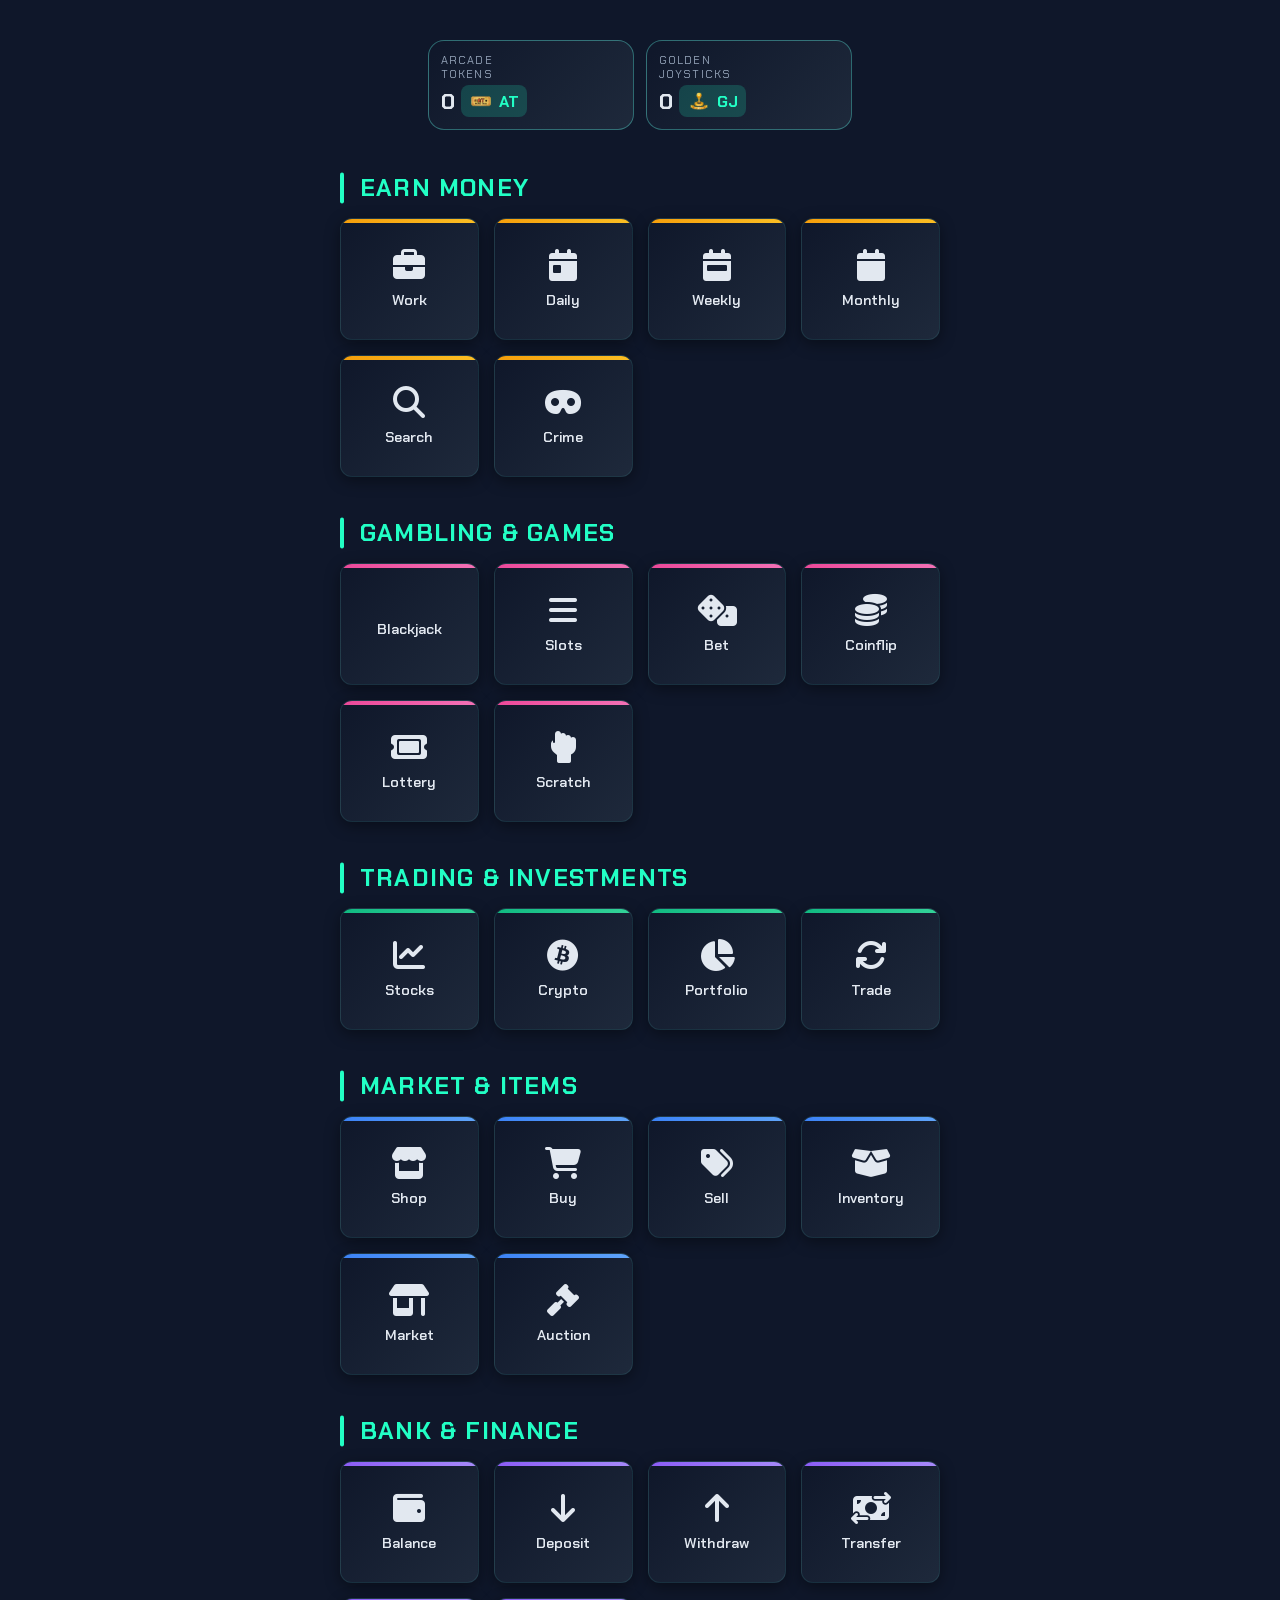
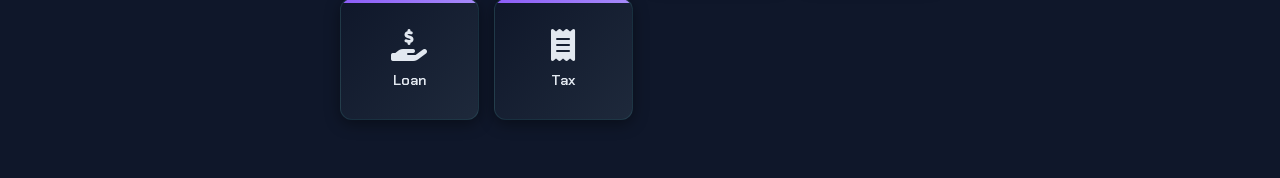
<file: index.html>
<!DOCTYPE html>
<html lang="en">
<head>
    <meta charset="UTF-8">
    <title>Dank Arcade Hub</title>
    <meta name="viewport" content="width=device-width, initial-scale=1.0, maximum-scale=1.0, user-scalable=no">
    <link rel="preconnect" href="https://fonts.googleapis.com">
    <link rel="preconnect" href="https://fonts.gstatic.com" crossorigin>
    <link href="https://fonts.googleapis.com/css2?family=Chakra+Petch:wght@400;600;700&display=swap" rel="stylesheet">
    <link href="https://cdnjs.cloudflare.com/ajax/libs/font-awesome/6.4.0/css/all.min.css" rel="stylesheet">
    <style>
        /* BASE THEME VARIABLES AND STYLES */
        :root {
            --panel-gradient: linear-gradient(135deg, #0f172a 0%, #1e293b 100%);
            --popup-bg: #1e293b;
            --accent: #22ffc5;
            --text-primary: #e2e8f0;
            --text-secondary: #94a3b8;
            --border-glow: rgba(98, 255, 237, 0.35);
            --shadow: 0 4px 15px rgba(0, 0, 0, 0.4);
            --button-gradient-1: linear-gradient(135deg, #f59e0b 0%, #fbbf24 100%); /* Earn/Orange */
            --button-gradient-2: linear-gradient(135deg, #ec4899 0%, #f472b6 100%); /* Gamble/Pink */
            --button-gradient-3: linear-gradient(135deg, #10b981 0%, #34d399 100%); /* Invest/Green */
            --button-gradient-4: linear-gradient(135deg, #3b82f6 0%, #60a5fa 100%); /* Market/Blue */
            --button-gradient-5: linear-gradient(135deg, #8b5cf6 0%, #a78bfa 100%); /* Finance/Purple */
            --button-gradient-6: linear-gradient(135deg, #ef4444 0%, #f87171 100%); /* Misc/Red */
            --border-radius: 12px;
        }

        body {
            background-color: #0f172a; 
            color: var(--text-primary);
            font-family: 'Chakra Petch', sans-serif;
            min-height: 100vh;
            padding: 20px;
        }

        .balance-bar {
            display: flex;
            align-items: center;
            justify-content: center;
            padding: 12px 16px;
            gap: 12px;
            position: relative;
            margin-bottom: 30px; 
        }

        .balance-card {
            flex: 1;
            max-width: 180px;
            position: relative;
            cursor: pointer;
            padding: 12px;
            border-radius: 16px;
            background: var(--panel-gradient);
            border: 1px solid rgba(98, 255, 237, 0.35);
            transition: transform 0.2s ease;
            z-index: 10; 
        }

        .balance-card:hover {
            transform: translateY(-2px);
        }

        .balance-label {
            font-size: 0.7rem;
            text-transform: uppercase;
            letter-spacing: 0.1em;
            color: var(--text-secondary);
            margin-bottom: 4px;
        }

        .balance-amount {
            font-size: 1.4rem;
            font-weight: 700;
            color: var(--text-primary);
            display: flex;
            align-items: center;
            gap: 6px;
        }

        .currency-symbol {
            font-size: 1rem;
            padding: 4px 8px;
            border-radius: 8px;
            background: rgba(34, 255, 197, 0.18);
            color: var(--accent);
            display: inline-flex;
            align-items: center;
            gap: 6px;
        }

        .currency-icon {
            width: 24px;
            height: 24px;
        }

        .balance-popup {
            position: absolute;
            top: 100%;
            left: 50%;
            transform: translateX(-50%) translateY(8px);
            background: var(--popup-bg);
            padding: 12px 16px;
            border-radius: 12px;
            border: 1px solid var(--border-glow);
            box-shadow: 0 6px 15px rgba(0, 0, 0, 0.7);
            opacity: 0;
            visibility: hidden;
            transition: opacity 0.2s ease, visibility 0.2s ease;
            z-index: 1000;
            white-space: nowrap;
            color: var(--text-primary);
            min-width: 150px;
            text-align: center; 
        }

        .balance-popup::before {
            content: '';
            position: absolute;
            top: -6px;
            left: 50%;
            transform: translateX(-50%) rotate(45deg);
            width: 12px;
            height: 12px;
            background: var(--popup-bg);
            border-left: 1px solid var(--border-glow);
            border-top: 1px solid var(--border-glow);
            z-index: 1001;
        }

        .balance-card.active .balance-popup {
            opacity: 1;
            visibility: visible;
        }

        .balance-popup .balance-amount {
            display: inline-flex;
            justify-content: center;
            align-items: center;
            width: 100%;
        }

        .button-section {
            max-width: 600px;
            margin: 0 auto;
        }

        .command-grid {
            display: grid;
            grid-template-columns: repeat(auto-fit, minmax(130px, 1fr));
            gap: 15px;
            margin-bottom: 30px;
        }

        .command-button {
            position: relative;
            height: 120px;
            background: var(--panel-gradient);
            border-radius: var(--border-radius);
            display: flex;
            flex-direction: column;
            justify-content: center;
            align-items: center;
            text-decoration: none;
            color: var(--text-primary);
            overflow: hidden;
            box-shadow: var(--shadow);
            transition: transform 0.3s ease, box-shadow 0.3s ease;
            border: 1px solid rgba(98, 255, 237, 0.1);
            cursor: pointer;
        }

        .command-button::before {
            content: '';
            position: absolute;
            top: 0;
            left: 0;
            width: 100%;
            height: 4px;
            z-index: 1;
        }

        .category-earn::before { background: var(--button-gradient-1); }
        .category-gamble::before { background: var(--button-gradient-2); }
        .category-invest::before { background: var(--button-gradient-3); }
        .category-market::before { background: var(--button-gradient-4); }
        .category-finance::before { background: var(--button-gradient-5); }
        .category-misc::before { background: var(--button-gradient-6); }

        .command-button:hover {
            transform: translateY(-3px);
            box-shadow: 0 10px 20px rgba(0, 0, 0, 0.5);
        }

        .command-icon {
            font-size: 2.0rem;
            margin-bottom: 10px;
        }

        .command-name {
            font-weight: 600;
            text-align: center;
            padding: 0 5px;
            font-size: 0.9rem;
        }

        .section-title {
            margin: 40px 0 15px;
            font-size: 1.5rem;
            font-weight: 700;
            position: relative;
            padding-left: 20px;
            color: var(--accent);
            text-transform: uppercase;
            letter-spacing: 0.05em;
        }

        .section-title:first-of-type {
            margin-top: 0; 
        }

        .section-title::before {
            content: '';
            position: absolute;
            left: 0;
            top: 50%;
            transform: translateY(-50%);
            height: 100%;
            width: 4px;
            background: var(--accent);
            border-radius: 3px;
        }

        .toast {
            position: fixed;
            bottom: 20px;
            left: 50%;
            transform: translateX(-50%);
            background: var(--popup-bg);
            color: var(--text-primary);
            padding: 10px 20px;
            border-radius: 8px;
            box-shadow: 0 4px 10px rgba(0, 0, 0, 0.5);
            opacity: 0;
            transition: opacity 0.3s ease;
            z-index: 9999;
            pointer-events: none;
            border: 1px solid var(--border-glow);
        }
        .toast.show {
            opacity: 1;
        }

        /* --- ANIMATION & TRANSITION STYLES --- */
        html, body {
            overscroll-behavior: none;
            -ms-overflow-style: none; /* IE and Edge */
            scrollbar-width: none; /* Firefox */
        }
        body::-webkit-scrollbar {
            display: none; /* Chrome, Safari, and Opera */
        }
        body {
            -webkit-user-select: none; /* Safari */
            -ms-user-select: none; /* IE 10+ and Edge */
            user-select: none; /* Standard syntax */
            -webkit-tap-highlight-color: transparent;
            touch-action: manipulation;
        }
        #loading-overlay {
            position: fixed;
            top: 0;
            left: 0;
            width: 100%;
            height: 100%;
            background-color: rgba(15, 23, 42, 0.9);
            display: flex;
            justify-content: center;
            align-items: center;
            z-index: 10000;
            opacity: 0;
            visibility: hidden;
            transition: opacity 0.3s ease, visibility 0.3s ease;
        }
        #loading-overlay.visible {
            opacity: 1;
            visibility: visible;
        }
        .spinner {
            width: 60px;
            height: 60px;
            border: 5px solid var(--border-glow);
            border-top-color: var(--accent);
            border-radius: 50%;
            animation: spin 1s linear infinite;
        }
        @keyframes spin {
            to { transform: rotate(360deg); }
        }
        #body-wrapper {
            opacity: 1;
            transition: opacity 0.4s ease-in-out;
        }
        #body-wrapper.fade-out {
            opacity: 0;
        }
        /* 3D Button Click Animation */
        .command-button, .balance-card {
            transform-style: preserve-3d;
            transition: transform 0.15s ease-out, box-shadow 0.15s ease-out !important;
        }
        .command-button:active, .balance-card:active {
            transform: perspective(800px) translateZ(20px);
            box-shadow: 0 2px 5px rgba(0,0,0,0.6);
        }
    </style>
</head>
<body>
    <div id="loading-overlay">
        <div class="spinner"></div>
    </div>
    <div id="body-wrapper">
        <header>
            <div class="balance-bar">
                <div class="balance-card" id="at-card">
                    <div class="balance-label">Arcade<br>Tokens</div>
                    <div class="balance-amount">
                        <span class="abbreviated">0.00</span>
                        <span class="currency-symbol">
                            <img src="images/AT.png" alt="AT" class="currency-icon">
                            AT
                        </span>
                    </div>
                    <div class="balance-popup">
                        <div class="balance-label">Full Balance</div>
                        <div class="balance-amount">
                            <span class="full">0</span>
                            <span class="currency-symbol">
                                <img src="images/AT.png" alt="AT" class="currency-icon">
                                AT
                            </span>
                        </div>
                    </div>
                </div>

                <div class="balance-card" id="gj-card">
                    <div class="balance-label">Golden<br>Joysticks</div>
                    <div class="balance-amount">
                        <span class="abbreviated">0.00</span>
                        <span class="currency-symbol">
                            <img src="images/GJ.png" alt="GJ" class="currency-icon">
                            GJ
                        </span>
                    </div>
                    <div class="balance-popup">
                        <div class="balance-label">Full Balance</div>
                        <div class="balance-amount">
                            <span class="full">0</span>
                            <span class="currency-symbol">
                                <img src="images/GJ.png" alt="GJ" class="currency-icon">
                                GJ
                            </span>
                        </div>
                    </div>
                </div>
            </div>
        </header>

        <!-- BUTTONS SECTION - MODIFIED FOR DIRECT NAVIGATION -->
        <div class="button-section">
            <h2 class="section-title">Earn Money</h2>
            <div class="command-grid">
                <a href="work.html" class="command-button category-earn">
                    <i class="fa-solid fa-briefcase command-icon"></i>
                    <div class="command-name">Work</div>
                </a>
                <a href="daily.html" class="command-button category-earn">
                    <i class="fa-solid fa-calendar-day command-icon"></i>
                    <div class="command-name">Daily</div>
                </a>
                <a href="weekly.html" class="command-button category-earn">
                    <i class="fa-solid fa-calendar-week command-icon"></i>
                    <div class="command-name">Weekly</div>
                </a>
                <a href="monthly.html" class="command-button category-earn">
                    <i class="fa-solid fa-calendar command-icon"></i>
                    <div class="command-name">Monthly</div>
                </a>
                <a href="search.html" class="command-button category-earn">
                    <i class="fa-solid fa-magnifying-glass command-icon"></i>
                    <div class="command-name">Search</div>
                </a>
                <a href="crime.html" class="command-button category-earn">
                    <i class="fa-solid fa-mask command-icon"></i>
                    <div class="command-name">Crime</div>
                </a>
            </div>

            <h2 class="section-title">Gambling & Games</h2>
            <div class="command-grid">
                <a href="blackjack.html" class="command-button category-gamble">
                    <i class="fa-solid fa-spade command-icon"></i>
                    <div class="command-name">Blackjack</div>
                </a>
                <a href="slots.html" class="command-button category-gamble">
                    <i class="fa-solid fa-bars command-icon"></i>
                    <div class="command-name">Slots</div>
                </a>
                <a href="bet.html" class="command-button category-gamble">
                    <i class="fa-solid fa-dice command-icon"></i>
                    <div class="command-name">Bet</div>
                </a>
                <a href="coinflip.html" class="command-button category-gamble">
                    <i class="fa-solid fa-coins command-icon"></i>
                    <div class="command-name">Coinflip</div>
                </a>
                <a href="lottery.html" class="command-button category-gamble">
                    <i class="fa-solid fa-ticket command-icon"></i>
                    <div class="command-name">Lottery</div>
                </a>
                <a href="scratch.html" class="command-button category-gamble">
                    <i class="fa-solid fa-hand-back-fist command-icon"></i>
                    <div class="command-name">Scratch</div>
                </a>
            </div>

            <h2 class="section-title">Trading & Investments</h2>
            <div class="command-grid">
                <a href="stocks.html" class="command-button category-invest">
                    <i class="fa-solid fa-chart-line command-icon"></i>
                    <div class="command-name">Stocks</div>
                </a>
                <a href="crypto.html" class="command-button category-invest">
                    <i class="fa-brands fa-bitcoin command-icon"></i>
                    <div class="command-name">Crypto</div>
                </a>
                <a href="portfolio.html" class="command-button category-invest">
                    <i class="fa-solid fa-chart-pie command-icon"></i>
                    <div class="command-name">Portfolio</div>
                </a>
                <a href="trade.html" class="command-button category-invest">
                    <i class="fa-solid fa-arrows-rotate command-icon"></i>
                    <div class="command-name">Trade</div>
                </a>
            </div>

            <h2 class="section-title">Market & Items</h2>
            <div class="command-grid">
                <a href="shop.html" class="command-button category-market">
                    <i class="fa-solid fa-store command-icon"></i>
                    <div class="command-name">Shop</div>
                </a>
                <a href="buy.html" class="command-button category-market">
                    <i class="fa-solid fa-cart-shopping command-icon"></i>
                    <div class="command-name">Buy</div>
                </a>
                <a href="sell.html" class="command-button category-market">
                    <i class="fa-solid fa-tags command-icon"></i>
                    <div class="command-name">Sell</div>
                </a>
                <a href="inventory.html" class="command-button category-market">
                    <i class="fa-solid fa-box-open command-icon"></i>
                    <div class="command-name">Inventory</div>
                </a>
                <a href="market.html" class="command-button category-market">
                    <i class="fa-solid fa-shop command-icon"></i>
                    <div class="command-name">Market</div>
                </a>
                <a href="auction.html" class="command-button category-market">
                    <i class="fa-solid fa-gavel command-icon"></i>
                    <div class="command-name">Auction</div>
                </a>
            </div>

            <h2 class="section-title">Bank & Finance</h2>
            <div class="command-grid">
                <a href="balance.html" class="command-button category-finance">
                    <i class="fa-solid fa-wallet command-icon"></i>
                    <div class="command-name">Balance</div>
                </a>
                <a href="deposit.html" class="command-button category-finance">
                    <i class="fa-solid fa-arrow-down command-icon"></i>
                    <div class="command-name">Deposit</div>
                </a>
                <a href="withdraw.html" class="command-button category-finance">
                    <i class="fa-solid fa-arrow-up command-icon"></i>
                    <div class="command-name">Withdraw</div>
                </a>
                <a href="transfer.html" class="command-button category-finance">
                    <i class="fa-solid fa-money-bill-transfer command-icon"></i>
                    <div class="command-name">Transfer</div>
                </a>
                <a href="loan.html" class="command-button category-finance">
                    <i class="fa-solid fa-hand-holding-dollar command-icon"></i>
                    <div class="command-name">Loan</div>
                </a>
                <a href="tax.html" class="command-button category-finance">
                    <i class="fa-solid fa-receipt command-icon"></i>
                    <div class="command-name">Tax</div>
                </a>
            </div>
        </div>

        <div id="toast" class="toast"></div>
    </div>

    <script>
        // --- SCRIPT MODIFIED: REMOVED UNNECESSARY HANDLERS ---
        class UserDB {
            constructor() {
                this.dbName = 'DankArcadeHubDB';
                this.storeName = 'userData';
                this.db = null;
            }

            async open() {
                return new Promise((resolve, reject) => {
                    if (this.db) {
                        resolve(this.db);
                        return;
                    }
                    const request = indexedDB.open(this.dbName, 1);
                    request.onupgradeneeded = (event) => {
                        const db = event.target.result;
                        if (!db.objectStoreNames.contains(this.storeName)) {
                            db.createObjectStore(this.storeName);
                        }
                    };
                    request.onsuccess = (event) => {
                        this.db = event.target.result;
                        resolve(this.db);
                    };
                    request.onerror = (event) => {
                        console.error("IndexedDB error:", event.target.errorCode);
                        reject(new Error("Failed to open IndexedDB"));
                    };
                });
            }

            async get(key) {
                const db = await this.open();
                return new Promise((resolve, reject) => {
                    const transaction = db.transaction(this.storeName, 'readonly');
                    const store = transaction.objectStore(this.storeName);
                    const request = store.get(key);
                    request.onsuccess = () => resolve(request.result);
                    request.onerror = () => reject(request.error);
                });
            }

            async set(key, value) {
                const db = await this.open();
                return new Promise((resolve, reject) => {
                    const transaction = db.transaction(this.storeName, 'readwrite');
                    const store = transaction.objectStore(this.storeName);
                    const request = store.put(value, key);
                    request.onsuccess = () => resolve(request.result);
                    request.onerror = () => reject(request.error);
                });
            }
        }

        const userDB = new UserDB();

        function formatNumber(num) {
            if (num < 1000) return num.toLocaleString(undefined, { maximumFractionDigits: 0 });
            if (num >= 1e12) return (num / 1e12).toFixed(2) + 't';
            if (num >= 1e9) return (num / 1e9).toFixed(2) + 'b';
            if (num >= 1e6) return (num / 1e6).toFixed(2) + 'm';
            if (num >= 1e3) return (num / 1e3).toFixed(2) + 'k';
            return num.toString();
        }

        async function getUserData() {
            const defaultData = {
                arcadeTokens: 0,
                goldenJoysticks: 0
            };
            try {
                let data = await userDB.get('user');
                if (!data) {
                    data = defaultData;
                    await userDB.set('user', data);
                }
                return data;
            } catch (e) {
                console.error("Error retrieving user data:", e);
                return defaultData;
            }
        }

        async function updateBalances() {
            const data = await getUserData();

            const atBalance = data.arcadeTokens;
            document.querySelector('#at-card .abbreviated').textContent = formatNumber(atBalance);
            document.querySelector('#at-card .full').textContent = atBalance.toLocaleString();

            const gjBalance = data.goldenJoysticks;
            document.querySelector('#gj-card .abbreviated').textContent = formatNumber(gjBalance);
            document.querySelector('#gj-card .full').textContent = gjBalance.toLocaleString();
        }

        function setupBalanceCards() {
            const cards = document.querySelectorAll('.balance-card');
            cards.forEach(card => {
                card.addEventListener('click', function(e) {
                    cards.forEach(c => {
                        if (c !== card) c.classList.remove('active');
                    });
                    this.classList.toggle('active');
                });
            });

            document.addEventListener('click', function(e) {
                if (!e.target.closest('.balance-card')) {
                    cards.forEach(card => card.classList.remove('active'));
                }
            });
        }

        // --- ANIMATION & TRANSITION SCRIPT ---
        function handleNavigation(event) {
            const link = event.currentTarget;
            const url = new URL(link.href, window.location.origin);

            // Ignore external links or special links
            if (url.origin !== window.location.origin || link.target === '_blank' || event.ctrlKey || event.metaKey) {
                return;
            }

            event.preventDefault();

            const bodyWrapper = document.getElementById('body-wrapper');
            const loadingOverlay = document.getElementById('loading-overlay');

            // 1. Fade out current content
            bodyWrapper.classList.add('fade-out');

            // 2. Show loading spinner after a short delay
            setTimeout(() => {
                loadingOverlay.classList.add('visible');
            }, 200);

            // 3. Fetch new page content
            fetch(url.href)
                .then(response => response.text())
                .then(html => {
                    const parser = new DOMParser();
                    const doc = parser.parseFromString(html, 'text/html');
                    const newBodyWrapper = doc.getElementById('body-wrapper');
                    const newTitle = doc.querySelector('title').innerText;

                    // 4. Wait for loading animation (1-2 seconds)
                    setTimeout(() => {
                        // 5. Replace content
                        bodyWrapper.innerHTML = newBodyWrapper.innerHTML;
                        document.title = newTitle;
                        history.pushState({}, newTitle, url.href);

                        // 6. Re-run scripts for the new page
                        const newScripts = doc.querySelectorAll('script');
                        const oldScripts = document.querySelectorAll('script');

                        // Execute the main logic script from the new page
                        const newMainScript = Array.from(newScripts).find(s => s.innerText.includes('new UserDB'));
                        if (newMainScript) {
                           eval(newMainScript.innerText);
                        }

                        // 7. Fade in new content
                        loadingOverlay.classList.remove('visible');
                        setTimeout(() => {
                            bodyWrapper.classList.remove('fade-out');
                        }, 50);

                    }, 1200); // Simulate network/loading time
                })
                .catch(err => {
                    console.error('Failed to load page: ', err);
                    window.location.href = url.href; // Fallback to normal navigation
                });
        }

        function attachNavigationHandlers() {
            document.querySelectorAll('a[href]').forEach(link => {
                const url = new URL(link.href, window.location.origin);
                if (url.origin === window.location.origin && !link.href.endsWith('#')) {
                    link.removeEventListener('click', handleNavigation);
                    link.addEventListener('click', handleNavigation);
                }
            });
        }

        // Initial Page Load
        document.addEventListener('DOMContentLoaded', () => {
            userDB.open().then(() => {
                updateBalances();
            }).catch(e => {
                console.error("DB Initialization Failed:", e);
            });

            setupBalanceCards();
            attachNavigationHandlers();

            // Auto-update balances periodically
            setInterval(updateBalances, 30000);
        });
    </script>
</body>
</html>
</file>
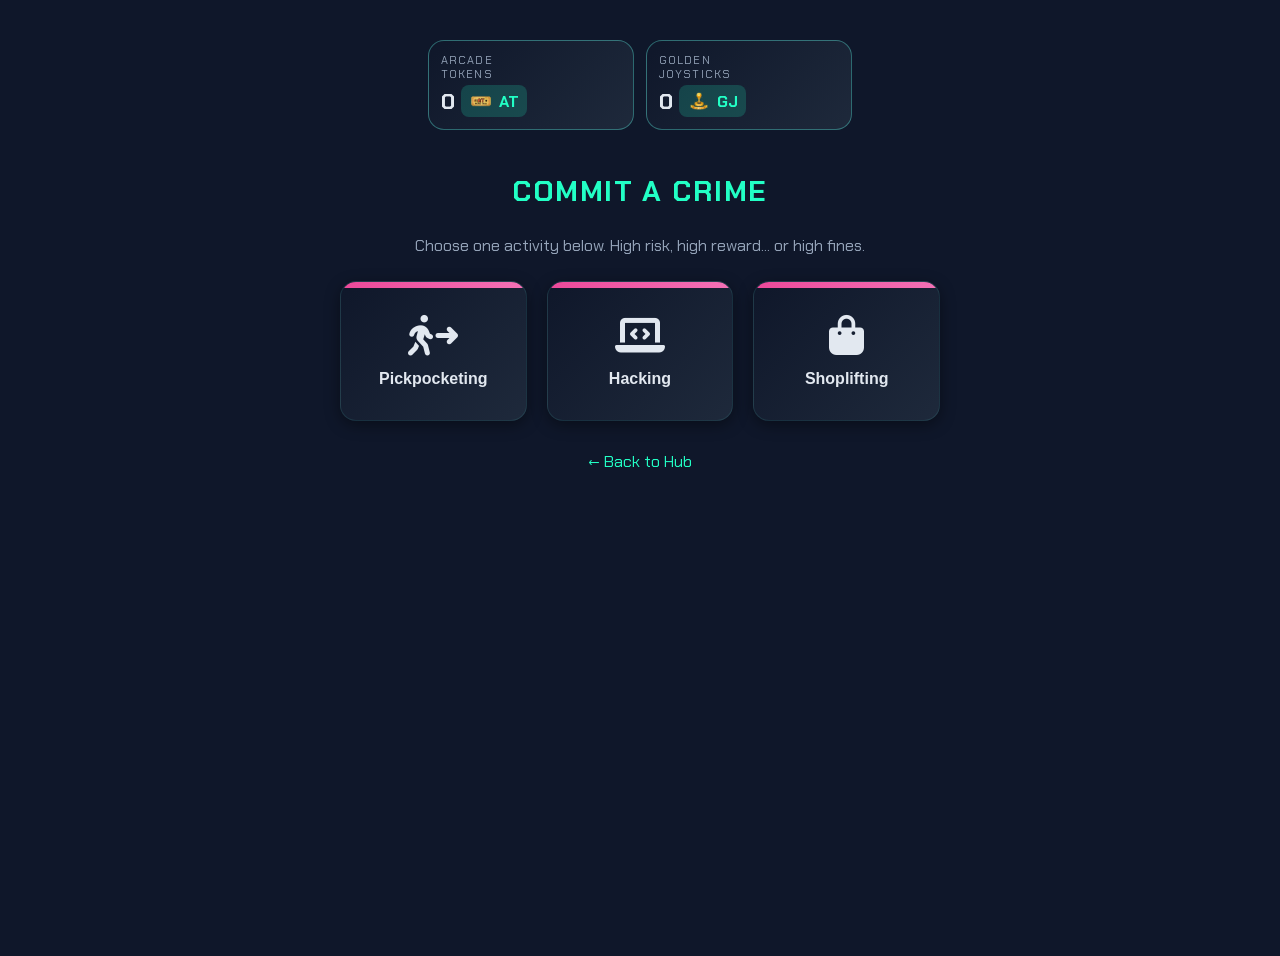
<file: crime.html>
<!DOCTYPE html>
<html lang="en">
<head>
    <meta charset="UTF-8">
    <title>Dank Arcade Hub - Crime</title>
    <meta name="viewport" content="width=device-width, initial-scale=1.0, maximum-scale=1.0, user-scalable=no">
    <link rel="preconnect" href="https://fonts.googleapis.com">
    <link rel="preconnect" href="https://fonts.gstatic.com" crossorigin>
    <link href="https://fonts.googleapis.com/css2?family=Chakra+Petch:wght@400;600;700&display=swap" rel="stylesheet">
    <link href="https://cdnjs.cloudflare.com/ajax/libs/font-awesome/6.4.0/css/all.min.css" rel="stylesheet">
    <style>
        /* BASE THEME VARIABLES AND STYLES (MATCHING HUB) */
        :root {
            --panel-gradient: linear-gradient(135deg, #0f172a 0%, #1e293b 100%);
            --popup-bg: #1e293b;
            --accent: #22ffc5;
            --text-primary: #e2e8f0;
            --text-secondary: #94a3b8;
            --border-glow: rgba(98, 255, 237, 0.35);
            --shadow: 0 4px 15px rgba(0, 0, 0, 0.4);
            --button-gradient-crime: linear-gradient(135deg, #ec4899 0%, #f472b6 100%); /* Pink/Crime gradient */
            --button-gradient-fail: linear-gradient(135deg, #ef4444 0%, #f87171 100%);
            --button-gradient-success: linear-gradient(135deg, #10b981 0%, #34d399 100%);
            --button-gradient-disabled: linear-gradient(135deg, #3d4f66 0%, #2f3d52 100%);
            --border-radius: 16px;
        }

        body {
            background-color: #0f172a; 
            color: var(--text-primary);
            font-family: 'Chakra Petch', sans-serif;
            min-height: 100vh;
            padding: 20px;
        }

        .container {
            max-width: 600px;
            margin: 0 auto;
        }

        /* --- Header/Balance UI (Matching Hub) --- */
        .balance-bar { display: flex; align-items: center; justify-content: center; padding: 12px 16px; gap: 12px; position: relative; margin-bottom: 30px; }
        .balance-card { flex: 1; max-width: 180px; position: relative; cursor: pointer; padding: 12px; border-radius: 16px; background: var(--panel-gradient); border: 1px solid rgba(98, 255, 237, 0.35); transition: transform 0.2s ease; z-index: 10; }
        .balance-card:hover { transform: translateY(-2px); }
        .balance-label { font-size: 0.7rem; text-transform: uppercase; letter-spacing: 0.1em; color: var(--text-secondary); margin-bottom: 4px; }
        .balance-amount { font-size: 1.4rem; font-weight: 700; color: var(--text-primary); display: flex; align-items: center; gap: 6px; }
        .currency-symbol { font-size: 1rem; padding: 4px 8px; border-radius: 8px; background: rgba(34, 255, 197, 0.18); color: var(--accent); display: inline-flex; align-items: center; gap: 6px; }
        .currency-icon { width: 24px; height: 24px; }
        .balance-popup { position: absolute; top: 100%; left: 50%; transform: translateX(-50%) translateY(8px); background: var(--popup-bg); padding: 12px 16px; border-radius: 12px; border: 1px solid var(--border-glow); box-shadow: 0 6px 15px rgba(0, 0, 0, 0.7); opacity: 0; visibility: hidden; transition: opacity 0.2s ease, visibility 0.2s ease; z-index: 1000; white-space: nowrap; color: var(--text-primary); min-width: 150px; text-align: center; }
        .balance-popup::before { content: ''; position: absolute; top: -6px; left: 50%; transform: translateX(-50%) rotate(45deg); width: 12px; height: 12px; background: var(--popup-bg); border-left: 1px solid var(--border-glow); border-top: 1px solid var(--border-glow); z-index: 1001; }
        .balance-card.active .balance-popup { opacity: 1; visibility: visible; }
        .balance-popup .balance-amount { display: inline-flex; justify-content: center; align-items: center; width: 100%; }

        .section-title { font-size: 1.8rem; font-weight: 700; color: var(--accent); text-align: center; text-transform: uppercase; letter-spacing: 0.05em; margin-bottom: 25px; }

        /* --- Crime Page Specific Styles --- */
        .crime-grid { display: grid; grid-template-columns: repeat(auto-fit, minmax(150px, 1fr)); gap: 20px; }
        .crime-activity-button { position: relative; height: 140px; background: var(--panel-gradient); border-radius: var(--border-radius); display: flex; flex-direction: column; justify-content: center; align-items: center; text-decoration: none; color: var(--text-primary); overflow: hidden; box-shadow: var(--shadow); transition: transform 0.2s ease, box-shadow 0.2s ease; border: 1px solid rgba(98, 255, 237, 0.1); cursor: pointer; }
        .crime-activity-button:hover:not(:disabled) { transform: translateY(-3px); box-shadow: 0 10px 20px rgba(0, 0, 0, 0.5); }
        .crime-activity-button::before { content: ''; position: absolute; top: 0; left: 0; width: 100%; height: 6px; z-index: 1; background: var(--button-gradient-crime); }
        .crime-activity-button.success::before { background: var(--button-gradient-success); }
        .crime-activity-button.fail::before { background: var(--button-gradient-fail); }
        .crime-activity-button:disabled { opacity: 0.8; cursor: default; }
        .activity-icon { font-size: 2.5rem; margin-bottom: 15px; }
        .activity-name { font-weight: 600; text-align: center; padding: 0 10px; font-size: 1rem; }

        #resultContainer { margin-top: 30px; padding: 20px; background: var(--panel-gradient); border-radius: var(--border-radius); border: 1px solid var(--border-glow); text-align: center; display: none; }
        #resultTitle { font-size: 1.5rem; font-weight: 700; margin-bottom: 10px; }
        #resultMessage { font-size: 1.1rem; color: var(--text-secondary); }
        #resultChange { font-size: 2rem; font-weight: 700; margin-top: 15px; }
        #resultChange.success { color: var(--accent); }
        #resultChange.fail { color: var(--button-gradient-fail); }

        #commitAgainButton { margin-top: 20px; padding: 10px 20px; background: var(--button-gradient-crime); border: none; border-radius: 8px; color: var(--text-primary); font-weight: 600; cursor: pointer; transition: background 0.3s ease; }
        #commitAgainButton:disabled { background: var(--button-gradient-disabled); cursor: not-allowed; opacity: 0.7; }

        #cooldownArea { padding: 30px; background: var(--panel-gradient); border-radius: var(--border-radius); border: 1px solid var(--border-glow); text-align: center; display: none; }
        #cooldownIcon { font-size: 3rem; margin-bottom: 15px; color: #ef4444; }
        #cooldownTitle { font-size: 1.5rem; font-weight: 700; color: var(--text-primary); }
        #postCrimeCooldownTimer, #postRefreshCooldownTimer { margin-top: 15px; font-size: 1.1rem; color: var(--text-secondary); font-weight: 600; display: none; }

        .toast { position: fixed; bottom: 20px; left: 50%; transform: translateX(-50%); background: var(--popup-bg); color: var(--text-primary); padding: 10px 20px; border-radius: 8px; box-shadow: 0 4px 10px rgba(0, 0, 0, 0.5); opacity: 0; transition: opacity 0.3s ease; z-index: 9999; pointer-events: none; border: 1px solid var(--border-glow); }
        .toast.show { opacity: 1; }

        /* --- ANIMATION & TRANSITION STYLES --- */
        html, body {
            overscroll-behavior: none;
            -ms-overflow-style: none; /* IE and Edge */
            scrollbar-width: none; /* Firefox */
        }
        body::-webkit-scrollbar {
            display: none; /* Chrome, Safari, and Opera */
        }
        body {
            -webkit-user-select: none; /* Safari */
            -ms-user-select: none; /* IE 10+ and Edge */
            user-select: none; /* Standard syntax */
            -webkit-tap-highlight-color: transparent;
            touch-action: manipulation;
        }
        #loading-overlay {
            position: fixed;
            top: 0;
            left: 0;
            width: 100%;
            height: 100%;
            background-color: rgba(15, 23, 42, 0.9);
            display: flex;
            justify-content: center;
            align-items: center;
            z-index: 10000;
            opacity: 0;
            visibility: hidden;
            transition: opacity 0.3s ease, visibility 0.3s ease;
        }
        #loading-overlay.visible {
            opacity: 1;
            visibility: visible;
        }
        .spinner {
            width: 60px;
            height: 60px;
            border: 5px solid var(--border-glow);
            border-top-color: var(--accent);
            border-radius: 50%;
            animation: spin 1s linear infinite;
        }
        @keyframes spin {
            to { transform: rotate(360deg); }
        }
        #body-wrapper {
            opacity: 1;
            transition: opacity 0.4s ease-in-out;
        }
        #body-wrapper.fade-out {
            opacity: 0;
        }
        /* 3D Button Click Animation */
        .command-button, .balance-card, .crime-activity-button, #commitAgainButton {
            transform-style: preserve-3d;
            transition: transform 0.15s ease-out, box-shadow 0.15s ease-out !important;
        }
        .command-button:active, .balance-card:active, .crime-activity-button:active, #commitAgainButton:active {
            transform: perspective(800px) translateZ(20px);
            box-shadow: 0 2px 5px rgba(0,0,0,0.6);
        }
    </style>
</head>
<body>
    <div id="loading-overlay">
        <div class="spinner"></div>
    </div>
    <div id="body-wrapper">
        <div class="container">
            <!-- HEADER/BALANCE BAR -->
            <header>
                <div class="balance-bar">
                    <div class="balance-card" id="at-card"><div class="balance-label">Arcade<br>Tokens</div><div class="balance-amount"><span class="abbreviated">0.00</span><span class="currency-symbol"><img src="images/AT.png" alt="AT" class="currency-icon">AT</span></div><div class="balance-popup"><div class="balance-label">Full Balance</div><div class="balance-amount"><span class="full">0</span><span class="currency-symbol"><img src="images/AT.png" alt="AT" class="currency-icon">AT</span></div></div></div>
                    <div class="balance-card" id="gj-card"><div class="balance-label">Golden<br>Joysticks</div><div class="balance-amount"><span class="abbreviated">0.00</span><span class="currency-symbol"><img src="images/GJ.png" alt="GJ" class="currency-icon">GJ</span></div><div class="balance-popup"><div class="balance-label">Full Balance</div><div class="balance-amount"><span class="full">0</span><span class="currency-symbol"><img src="images/GJ.png" alt="GJ" class="currency-icon">GJ</span></div></div></div>
                </div>
            </header>

            <!-- CRIME AREA (Default View) -->
            <div id="crimeArea">
                <h2 class="section-title">Commit a Crime</h2>
                <div class="crime-info" style="color: var(--text-secondary); text-align: center; margin-bottom: 25px;">
                    Choose one activity below. High risk, high reward... or high fines.
                </div>
                <div id="crimeGrid" class="crime-grid"></div>
            </div>

            <!-- RESULT AREA (Post-Crime View) -->
            <div id="resultContainer">
                <div id="resultTitle">Result</div>
                <div id="resultMessage"></div>
                <div id="resultChange"></div>
                <button id="commitAgainButton" onclick="location.reload()">Commit Another Crime</button>
                <div id="postCrimeCooldownTimer"></div>
            </div>

            <!-- COOLDOWN AREA (Post-Refresh View) -->
            <div id="cooldownArea">
                <i class="fa-solid fa-clock cooldown-icon"></i>
                <div id="cooldownTitle">Lying Low</div>
                <div id="postRefreshCooldownTimer"></div>
            </div>

            <a href="index.html" style="display: block; margin-top: 30px; color: var(--accent); text-align: center; text-decoration: none;">&larr; Back to Hub</a>
        </div>

        <div id="toast" class="toast"></div>
    </div>

    <script>
        // --- Simulated crimes.json Data ---
        const CRIME_ACTIVITIES_DATA = [
            { name: "Pickpocketing", icon: "fa-solid fa-person-walking-arrow-right", successRate: 0.60, rewardRange: [2000, 4000], fineRange: [500, 1000], successOutcomes: ["You snagged a wallet without anyone noticing.", "A quick hand and a distracted tourist made for an easy score.", "You found a hefty roll of tokens in someone's back pocket."], failureOutcomes: ["Your target felt your hand and shouted, forcing you to flee empty-handed.", "You were caught by a security guard but managed to get away with just a warning.", "You picked an empty pocket. Bad luck."] },
            { name: "Shoplifting", icon: "fa-solid fa-bag-shopping", successRate: 0.35, rewardRange: [6000, 10000], fineRange: [1500, 3000], successOutcomes: ["You slipped a valuable item into your bag and walked out casually.", "The cashier was busy. You took your chance and it paid off.", "You successfully swapped the price tags on a high-value item and sold it."], failureOutcomes: ["The store's security alarm went off! You dropped everything and ran.", "An employee spotted you and you had to pay a 're-stocking fee' to avoid trouble.", "You got greedy and the item you took was a worthless display model."] },
            { name: "Tax Evasion", icon: "fa-solid fa-file-invoice-dollar", successRate: 0.40, rewardRange: [12000, 20000], fineRange: [3000, 6000], successOutcomes: ["Your creative accounting skills fooled the auditors completely.", "You found a legal loophole that saved you a huge chunk of tokens.", "You 'forgot' to declare some income and got away with it."], failureOutcomes: ["An audit was triggered and you had to pay back taxes plus a hefty penalty.", "Your accountant made a mistake and now you owe the government.", "You were too obvious and got hit with a fine for tax fraud."] },
            { name: "Hacking", icon: "fa-solid fa-laptop-code", successRate: 0.20, rewardRange: [20000, 40000], fineRange: [5000, 10000], successOutcomes: ["You breached the firewall of a major corporation and siphoned off some tokens.", "You found an exploit in the crypto market and made a massive profit.", "You successfully executed a phishing scam on a wealthy individual."], failureOutcomes: ["Your IP was traced! You had to pay a fine to the cyber-police to make it go away.", "The system's anti-cheat detected you and froze a portion of your assets.", "You triggered a honeypot and wasted hours for nothing."] },
            { name: "Bank Robbery", icon: "fa-solid fa-vault", successRate: 0.10, rewardRange: [30000, 60000], fineRange: [8000, 15000], successOutcomes: ["The heist went perfectly! You and your crew are rich!", "You cracked the vault and made off with bags of tokens.", "Your getaway driver was a pro. A clean escape with a huge score."], failureOutcomes: ["The silent alarm was tripped. You barely escaped and had to bribe a guard to forget your face.", "A dye pack exploded in one of the bags, ruining most of the score and costing you to clean up.", "Your plan was flawed from the start. You got away but lost more in gear than you could steal."] }
        ];

        const CRIME_COOLDOWN_SECONDS = 25;
        let cooldownInterval;

        // --- IndexedDB Wrapper Class (REPLICATED) ---
        class UserDB {
            constructor() { this.dbName = 'DankArcadeHubDB'; this.storeName = 'userData'; this.db = null; }
            async open() { return new Promise((resolve, reject) => { if (this.db) { resolve(this.db); return; } const request = indexedDB.open(this.dbName, 1); request.onupgradeneeded = (event) => { const db = event.target.result; if (!db.objectStoreNames.contains(this.storeName)) { db.createObjectStore(this.storeName); } }; request.onsuccess = (event) => { this.db = event.target.result; resolve(this.db); }; request.onerror = (event) => { console.error("IndexedDB error:", event.target.errorCode); reject(new Error("Failed to open IndexedDB")); }; }); }
            async get(key) { const db = await this.open(); return new Promise((resolve, reject) => { const transaction = db.transaction(this.storeName, 'readonly'); const store = transaction.objectStore(this.storeName); const request = store.get(key); request.onsuccess = () => resolve(request.result); request.onerror = () => reject(request.error); }); }
            async set(key, value) { const db = await this.open(); return new Promise((resolve, reject) => { const transaction = db.transaction(this.storeName, 'readwrite'); const store = transaction.objectStore(this.storeName); const request = store.put(value, key); request.onsuccess = () => resolve(request.result); request.onerror = () => reject(request.error); }); }
        }

        const userDB = new UserDB();

        // --- Core Application Logic (REPLICATED) ---
        function formatNumber(num) { if (num < 1000) return num.toLocaleString(undefined, { maximumFractionDigits: 0 }); if (num >= 1e12) return (num / 1e12).toFixed(2) + 't'; if (num >= 1e9) return (num / 1e9).toFixed(2) + 'b'; if (num >= 1e6) return (num / 1e6).toFixed(2) + 'm'; if (num >= 1e3) return (num / 1e3).toFixed(2) + 'k'; return num.toString(); }
        function showToast(message, duration = 3000) { const toast = document.getElementById('toast'); toast.textContent = message; toast.classList.add('show'); setTimeout(() => { toast.classList.remove('show'); }, duration); }

        async function getUserData() {
            const defaultData = { arcadeTokens: 0, goldenJoysticks: 0, crimeCooldownEnd: 0 };
            try {
                let data = await userDB.get('user');
                if (!data) { data = defaultData; await userDB.set('user', data); }
                data.crimeCooldownEnd = data.crimeCooldownEnd || 0;
                return data;
            } catch (e) { console.error("Error retrieving user data:", e); return defaultData; }
        }

        async function saveUserData(data) { try { await userDB.set('user', data); } catch (e) { console.error("Error saving user data:", e); showToast("Error saving data!", 5000); } }

        async function updateBalances() {
            const data = await getUserData();
            document.querySelector('#at-card .abbreviated').textContent = formatNumber(data.arcadeTokens);
            document.querySelector('#at-card .full').textContent = data.arcadeTokens.toLocaleString();
            document.querySelector('#gj-card .abbreviated').textContent = formatNumber(data.goldenJoysticks);
            document.querySelector('#gj-card .full').textContent = data.goldenJoysticks.toLocaleString();
            return data;
        }

        // --- Crime Functionality ---
        function getRandomInt(min, max) { return Math.floor(Math.random() * (max - min + 1)) + min; }
        function getRandomSelection(array) { return array[Math.floor(Math.random() * array.length)]; }
        function selectRandomActivities(data, count) { const shuffled = data.sort(() => 0.5 - Math.random()); return shuffled.slice(0, count); }

        function createActivityButton(activityData) {
            const button = document.createElement('button');
            button.className = 'crime-activity-button';
            button.innerHTML = `<i class="${activityData.icon} activity-icon"></i><div class="activity-name">${activityData.name}</div>`;
            button.addEventListener('click', () => handleCrime(button, activityData));
            return button;
        }

        function renderCrimeOptions() {
            const crimeGrid = document.getElementById('crimeGrid');
            if (!crimeGrid) return;
            crimeGrid.innerHTML = '';
            const activities = selectRandomActivities(CRIME_ACTIVITIES_DATA, 3);
            activities.forEach(activity => { crimeGrid.appendChild(createActivityButton(activity)); });
            const crimeArea = document.getElementById('crimeArea');
            if(crimeArea) crimeArea.style.display = 'block';
        }

        function startPostCrimeCooldown(endTime) {
            clearInterval(cooldownInterval);
            const commitAgainButton = document.getElementById('commitAgainButton');
            const cooldownTimer = document.getElementById('postCrimeCooldownTimer');
            if (!commitAgainButton || !cooldownTimer) return;

            const updateTimer = () => {
                const remainingMs = endTime - Date.now();
                if (remainingMs <= 0) {
                    clearInterval(cooldownInterval);
                    commitAgainButton.disabled = false;
                    cooldownTimer.style.display = 'none';
                    return;
                }
                commitAgainButton.disabled = true;
                cooldownTimer.style.display = 'block';
                const remainingSeconds = Math.ceil(remainingMs / 1000);
                cooldownTimer.textContent = `You can commit another crime in ${remainingSeconds} seconds.`;
            };
            updateTimer();
            cooldownInterval = setInterval(updateTimer, 1000);
        }

        function startPostRefreshCooldown(endTime) {
            clearInterval(cooldownInterval);
            const cooldownArea = document.getElementById('cooldownArea');
            const cooldownTimer = document.getElementById('postRefreshCooldownTimer');
            if (!cooldownArea || !cooldownTimer) return;
            cooldownArea.style.display = 'block';

            const updateTimer = () => {
                const remainingMs = endTime - Date.now();
                if (remainingMs <= 0) {
                    clearInterval(cooldownInterval);
                    cooldownArea.style.display = 'none';
                    renderCrimeOptions();
                    return;
                }
                cooldownTimer.style.display = 'block';
                const remainingSeconds = Math.ceil(remainingMs / 1000);
                cooldownTimer.textContent = `You need to lie low for ${remainingSeconds} more seconds.`;
            };
            updateTimer();
            cooldownInterval = setInterval(updateTimer, 1000);
        }

        async function handleCrime(button, activityData) {
            document.querySelectorAll('.crime-activity-button').forEach(btn => btn.disabled = true);

            const data = await getUserData();
            let isSuccess = Math.random() < activityData.successRate;
            let message = '';
            let changeAmount = 0;

            if (isSuccess) {
                changeAmount = getRandomInt(activityData.rewardRange[0], activityData.rewardRange[1]);
                message = getRandomSelection(activityData.successOutcomes);
                data.arcadeTokens += changeAmount;
                button.classList.add('success');
            } else {
                const fine = getRandomInt(activityData.fineRange[0], activityData.fineRange[1]);
                changeAmount = Math.min(data.arcadeTokens, fine);
                message = getRandomSelection(activityData.failureOutcomes);
                data.arcadeTokens -= changeAmount;
                button.classList.add('fail');
            }

            const cooldownEndTime = Date.now() + (CRIME_COOLDOWN_SECONDS * 1000);
            data.crimeCooldownEnd = cooldownEndTime;

            await saveUserData(data);
            await updateBalances();

            document.getElementById('crimeArea').style.display = 'none';
            const resultContainer = document.getElementById('resultContainer');
            const resultChangeEl = document.getElementById('resultChange');

            document.getElementById('resultTitle').textContent = isSuccess ? "GETAWAY!" : "BUSTED!";
            document.getElementById('resultMessage').textContent = message;

            if (isSuccess) {
                resultChangeEl.textContent = `${changeAmount.toLocaleString()} AT Earned`;
                resultChangeEl.className = 'success';
            } else {
                resultChangeEl.textContent = `${changeAmount.toLocaleString()} AT Lost`;
                resultChangeEl.className = 'fail';
            }

            resultContainer.style.display = 'block';
            startPostCrimeCooldown(cooldownEndTime);
        }

        function setupBalanceCards() {
            const cards = document.querySelectorAll('.balance-card');
            cards.forEach(card => { card.addEventListener('click', function(e) { cards.forEach(c => { if (c !== card) c.classList.remove('active'); }); this.classList.toggle('active'); }); });
            document.addEventListener('click', function(e) { if (!e.target.closest('.balance-card')) { cards.forEach(card => card.classList.remove('active')); } });
        }

        // --- ANIMATION & TRANSITION SCRIPT ---
        function handleNavigation(event) {
            const link = event.currentTarget;
            const url = new URL(link.href, window.location.origin);
            if (url.origin !== window.location.origin || link.target === '_blank' || event.ctrlKey || event.metaKey) return;
            event.preventDefault();
            const bodyWrapper = document.getElementById('body-wrapper');
            const loadingOverlay = document.getElementById('loading-overlay');
            bodyWrapper.classList.add('fade-out');
            setTimeout(() => { loadingOverlay.classList.add('visible'); }, 200);
            fetch(url.href)
                .then(response => response.text())
                .then(html => {
                    const parser = new DOMParser();
                    const doc = parser.parseFromString(html, 'text/html');
                    const newBodyWrapper = doc.getElementById('body-wrapper');
                    const newTitle = doc.querySelector('title').innerText;
                    setTimeout(() => {
                        bodyWrapper.innerHTML = newBodyWrapper.innerHTML;
                        document.title = newTitle;
                        history.pushState({}, newTitle, url.href);
                        const newMainScript = Array.from(doc.querySelectorAll('script')).find(s => s.innerText.includes('new UserDB'));
                        if (newMainScript) {
                           eval(newMainScript.innerText);
                        }
                        loadingOverlay.classList.remove('visible');
                        setTimeout(() => { bodyWrapper.classList.remove('fade-out'); }, 50);
                    }, 1200);
                })
                .catch(err => {
                    console.error('Failed to load page: ', err);
                    window.location.href = url.href;
                });
        }

        function attachNavigationHandlers() {
            document.querySelectorAll('a[href]').forEach(link => {
                const url = new URL(link.href, window.location.origin);
                if (url.origin === window.location.origin && !link.href.endsWith('#')) {
                    link.removeEventListener('click', handleNavigation);
                    link.addEventListener('click', handleNavigation);
                }
            });
        }

        // --- Initialization ---
        function initializePage() {
            userDB.open().catch(e => {
                console.error("DB Initialization Failed:", e);
                showToast("Failed to load user data from storage!", 8000);
            });
            updateBalances().then(data => {
                const now = Date.now();
                const crimeArea = document.getElementById('crimeArea');
                const resultContainer = document.getElementById('resultContainer');
                const cooldownArea = document.getElementById('cooldownArea');

                if (crimeArea) crimeArea.style.display = 'none';
                if (resultContainer) resultContainer.style.display = 'none';
                if (cooldownArea) cooldownArea.style.display = 'none';

                if (data.crimeCooldownEnd > now) {
                    startPostRefreshCooldown(data.crimeCooldownEnd);
                } else {
                    renderCrimeOptions();
                }
            });
            setupBalanceCards();
            attachNavigationHandlers();
        }

        document.addEventListener('DOMContentLoaded', initializePage);
    </script>
</body>
</html>
</file>
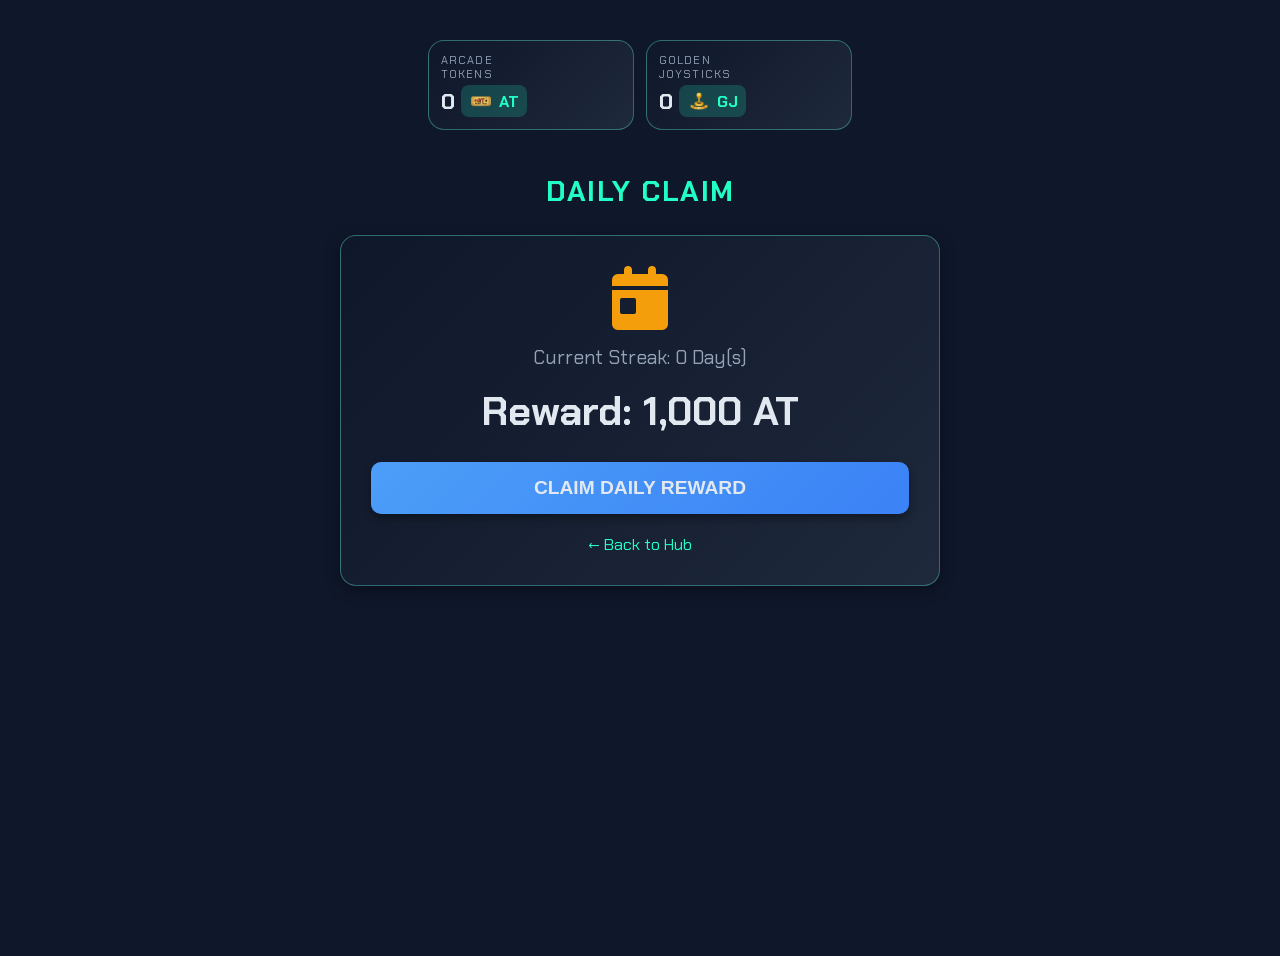
<file: daily.html>
<!DOCTYPE html>
<html lang="en">
<head>
    <meta charset="UTF-8">
    <title>Dank Arcade Hub - Daily Claim</title>
    <meta name="viewport" content="width=device-width, initial-scale=1.0, maximum-scale=1.0, user-scalable=no">
    <link rel="preconnect" href="https://fonts.googleapis.com">
    <link rel="preconnect" href="https://fonts.gstatic.com" crossorigin>
    <link href="https://fonts.googleapis.com/css2?family=Chakra+Petch:wght@400;600;700&display=swap" rel="stylesheet">
    <link href="https://cdnjs.cloudflare.com/ajax/libs/font-awesome/6.4.0/css/all.min.css" rel="stylesheet">
    <style>
        /* BASE THEME VARIABLES AND STYLES (MATCHING HUB) */
        :root {
            --panel-gradient: linear-gradient(135deg, #0f172a 0%, #1e293b 100%); /* Dark slate/blue theme base */
            --popup-bg: #1e293b; /* Darker solid background for popup */
            --accent: #22ffc5;
            --text-primary: #e2e8f0;
            --text-secondary: #94a3b8;
            --border-glow: rgba(98, 255, 237, 0.35);
            --shadow: 0 4px 15px rgba(0, 0, 0, 0.4);
            --button-gradient-daily: linear-gradient(135deg, #4c9ef8 0%, #3b82f6 100%); /* New gradient for the main action button */
            --button-gradient-daily-disabled: linear-gradient(135deg, #3d4f66 0%, #2f3d52 100%);
            --border-radius: 16px;
        }

        body {
            background-color: #0f172a; 
            color: var(--text-primary);
            font-family: 'Chakra Petch', sans-serif;
            min-height: 100vh;
            padding: 20px;
        }

        .container {
            max-width: 600px;
            margin: 0 auto;
        }

        /* --- Header/Balance UI (Matching Hub) --- */
        .balance-bar { display: flex; align-items: center; justify-content: center; padding: 12px 16px; gap: 12px; position: relative; margin-bottom: 30px; }
        .balance-card { flex: 1; max-width: 180px; position: relative; cursor: pointer; padding: 12px; border-radius: 16px; background: var(--panel-gradient); border: 1px solid var(--border-glow); transition: transform 0.2s ease; z-index: 10; }
        .balance-card:hover { transform: translateY(-2px); }
        .balance-label { font-size: 0.7rem; text-transform: uppercase; letter-spacing: 0.1em; color: var(--text-secondary); margin-bottom: 4px; }
        .balance-amount { font-size: 1.4rem; font-weight: 700; color: var(--text-primary); display: flex; align-items: center; gap: 6px; }
        .currency-symbol { font-size: 1rem; padding: 4px 8px; border-radius: 8px; background: rgba(34, 255, 197, 0.18); color: var(--accent); display: inline-flex; align-items: center; gap: 6px; }
        .currency-icon { width: 24px; height: 24px; }
        .balance-popup { position: absolute; top: 100%; left: 50%; transform: translateX(-50%) translateY(8px); background: var(--popup-bg); padding: 12px 16px; border-radius: 12px; border: 1px solid var(--border-glow); box-shadow: 0 6px 15px rgba(0, 0, 0, 0.7); opacity: 0; visibility: hidden; transition: opacity 0.2s ease, visibility 0.2s ease; z-index: 1000; white-space: nowrap; color: var(--text-primary); min-width: 150px; text-align: center; }
        .balance-popup::before { content: ''; position: absolute; top: -6px; left: 50%; transform: translateX(-50%) rotate(45deg); width: 12px; height: 12px; background: var(--popup-bg); border-left: 1px solid var(--border-glow); border-top: 1px solid var(--border-glow); z-index: 1001; }
        .balance-card.active .balance-popup { opacity: 1; visibility: visible; }
        .balance-popup .balance-amount { display: inline-flex; justify-content: center; align-items: center; width: 100%; }
        .balance-popup .currency-symbol { font-size: 0.8rem; padding: 2px 6px; border-radius: 8px; background: rgba(34, 255, 197, 0.18); color: var(--accent); display: inline-flex; align-items: center; }

        .section-title { font-size: 1.8rem; font-weight: 700; color: var(--accent); text-align: center; text-transform: uppercase; letter-spacing: 0.05em; margin-bottom: 25px; }

        /* --- Daily Page Specific Styles --- */
        .daily-card { background: var(--panel-gradient); border-radius: var(--border-radius); padding: 30px; border: 1px solid var(--border-glow); box-shadow: var(--shadow); text-align: center; }
        .daily-icon { font-size: 4rem; color: #f59e0b; margin-bottom: 15px; }
        .daily-streak { font-size: 1.2rem; color: var(--text-secondary); margin-bottom: 15px; }
        .daily-reward { font-size: 2.5rem; font-weight: 700; color: var(--text-primary); margin-bottom: 25px; }
        .daily-button { display: block; width: 100%; padding: 15px 20px; border: none; border-radius: 10px; font-size: 1.2rem; font-weight: 700; text-transform: uppercase; cursor: pointer; transition: background 0.3s ease, transform 0.1s ease; color: var(--text-primary); background: var(--button-gradient-daily); box-shadow: 0 4px 10px rgba(0, 0, 0, 0.4); }
        .daily-button:hover:not(:disabled) { transform: translateY(-2px); box-shadow: 0 6px 15px rgba(0, 0, 0, 0.5); }
        .daily-button:active:not(:disabled) { transform: translateY(0); }
        .daily-button:disabled { background: var(--button-gradient-daily-disabled); cursor: not-allowed; opacity: 0.7; }
        .daily-timer { font-size: 1.2rem; color: #ef4444; margin-top: 20px; font-weight: 600; }
        .toast { position: fixed; bottom: 20px; left: 50%; transform: translateX(-50%); background: var(--popup-bg); color: var(--text-primary); padding: 10px 20px; border-radius: 8px; box-shadow: 0 4px 10px rgba(0, 0, 0, 0.5); opacity: 0; transition: opacity 0.3s ease; z-index: 9999; pointer-events: none; border: 1px solid var(--border-glow); }
        .toast.show { opacity: 1; }

        /* --- ANIMATION & TRANSITION STYLES --- */
        html, body {
            overscroll-behavior: none;
            -ms-overflow-style: none; /* IE and Edge */
            scrollbar-width: none; /* Firefox */
        }
        body::-webkit-scrollbar {
            display: none; /* Chrome, Safari, and Opera */
        }
        body {
            -webkit-user-select: none; /* Safari */
            -ms-user-select: none; /* IE 10+ and Edge */
            user-select: none; /* Standard syntax */
            -webkit-tap-highlight-color: transparent;
            touch-action: manipulation;
        }
        #loading-overlay {
            position: fixed;
            top: 0;
            left: 0;
            width: 100%;
            height: 100%;
            background-color: rgba(15, 23, 42, 0.9);
            display: flex;
            justify-content: center;
            align-items: center;
            z-index: 10000;
            opacity: 0;
            visibility: hidden;
            transition: opacity 0.3s ease, visibility 0.3s ease;
        }
        #loading-overlay.visible {
            opacity: 1;
            visibility: visible;
        }
        .spinner {
            width: 60px;
            height: 60px;
            border: 5px solid var(--border-glow);
            border-top-color: var(--accent);
            border-radius: 50%;
            animation: spin 1s linear infinite;
        }
        @keyframes spin {
            to { transform: rotate(360deg); }
        }
        #body-wrapper {
            opacity: 1;
            transition: opacity 0.4s ease-in-out;
        }
        #body-wrapper.fade-out {
            opacity: 0;
        }
        /* 3D Button Click Animation */
        .command-button, .balance-card, .daily-button {
            transform-style: preserve-3d;
            transition: transform 0.15s ease-out, box-shadow 0.15s ease-out !important;
        }
        .command-button:active, .balance-card:active, .daily-button:active {
            transform: perspective(800px) translateZ(20px);
            box-shadow: 0 2px 5px rgba(0,0,0,0.6);
        }
    </style>
</head>
<body>
    <div id="loading-overlay">
        <div class="spinner"></div>
    </div>
    <div id="body-wrapper">
        <div class="container">
            <!-- HEADER/BALANCE BAR -->
            <header>
                <div class="balance-bar">
                    <div class="balance-card" id="at-card">
                        <div class="balance-label">Arcade<br>Tokens</div>
                        <div class="balance-amount">
                            <span class="abbreviated">0.00</span>
                            <span class="currency-symbol">
                            <img src="images/AT.png" alt="AT" class="currency-icon">
                            AT
                        </span>
                        </div>
                        <div class="balance-popup">
                            <div class="balance-label">Full Balance</div>
                            <div class="balance-amount">
                                <span class="full">0</span>
                                <span class="currency-symbol">
                                <img src="images/AT.png" alt="AT" class="currency-icon">
                                AT
                            </span>
                            </div>
                        </div>
                    </div>

                    <div class="balance-card" id="gj-card">
                        <div class="balance-label">Golden<br>Joysticks</div>
                        <div class="balance-amount">
                            <span class="abbreviated">0.00</span>
                            <span class="currency-symbol">
                            <img src="images/GJ.png" alt="GJ" class="currency-icon">
                            GJ
                        </span>
                        </div>
                        <div class="balance-popup">
                            <div class="balance-label">Full Balance</div>
                            <div class="balance-amount">
                                <span class="full">0</span>
                                <span class="currency-symbol">
                                <img src="images/GJ.png" alt="GJ" class="currency-icon">
                                GJ
                            </span>
                            </div>
                        </div>
                    </div>
                </div>
            </header>

            <!-- DAILY CLAIM CARD -->
            <h2 class="section-title">Daily Claim</h2>
            <div class="daily-card">
                <i class="fa-solid fa-calendar-day daily-icon"></i>
                <div id="dailyStreak" class="daily-streak">Current Streak: 0 Day(s)</div>
                <div id="dailyReward" class="daily-reward">Reward: 1,000 AT</div>

                <button id="claimButton" class="daily-button" disabled>
                    Claim Daily Reward
                </button>

                <div id="timer" class="daily-timer" style="display: none;">
                    Next claim in: --:--:--
                </div>
                <a href="index.html" style="display: block; margin-top: 20px; color: var(--accent); text-decoration: none;">&larr; Back to Hub</a>
            </div>
        </div>

        <!-- Toast for Notifications -->
        <div id="toast" class="toast"></div>
    </div>

    <script>
        // --- IndexedDB Wrapper Class (REPLICATED from Hub) ---
        class UserDB {
            constructor() { this.dbName = 'DankArcadeHubDB'; this.storeName = 'userData'; this.db = null; }
            async open() { return new Promise((resolve, reject) => { if (this.db) { resolve(this.db); return; } const request = indexedDB.open(this.dbName, 1); request.onupgradeneeded = (event) => { const db = event.target.result; if (!db.objectStoreNames.contains(this.storeName)) { db.createObjectStore(this.storeName); } }; request.onsuccess = (event) => { this.db = event.target.result; resolve(this.db); }; request.onerror = (event) => { console.error("IndexedDB error:", event.target.errorCode); reject(new Error("Failed to open IndexedDB")); }; }); }
            async get(key) { const db = await this.open(); return new Promise((resolve, reject) => { const transaction = db.transaction(this.storeName, 'readonly'); const store = transaction.objectStore(this.storeName); const request = store.get(key); request.onsuccess = () => resolve(request.result); request.onerror = () => reject(request.error); }); }
            async set(key, value) { const db = await this.open(); return new Promise((resolve, reject) => { const transaction = db.transaction(this.storeName, 'readwrite'); const store = transaction.objectStore(this.storeName); const request = store.put(value, key); request.onsuccess = () => resolve(request.result); request.onerror = () => reject(request.error); }); }
        }

        const userDB = new UserDB();
        const ONE_DAY = 24 * 60 * 60 * 1000;
        const BASE_REWARD = 1000;
        const STREAK_BONUS = 100;
        let timerInterval;

        // --- Core Application Logic (REPLICATED & MODIFIED) ---
        function formatNumber(num) { if (num < 1000) return num.toLocaleString(undefined, { maximumFractionDigits: 0 }); if (num >= 1e12) return (num / 1e12).toFixed(2) + 't'; if (num >= 1e9) return (num / 1e9).toFixed(2) + 'b'; if (num >= 1e6) return (num / 1e6).toFixed(2) + 'm'; if (num >= 1e3) return (num / 1e3).toFixed(2) + 'k'; return num.toString(); }
        function showToast(message, duration = 3000) { const toast = document.getElementById('toast'); if(toast) { toast.textContent = message; toast.classList.add('show'); setTimeout(() => { toast.classList.remove('show'); }, duration); } }

        async function getUserData() {
            const defaultData = { arcadeTokens: 0, goldenJoysticks: 0, lastDailyClaim: 0, dailyStreak: 0 };
            try {
                let data = await userDB.get('user');
                if (!data) { data = defaultData; await userDB.set('user', data); }
                data.dailyStreak = data.dailyStreak || 0;
                data.lastDailyClaim = data.lastDailyClaim || 0;
                return data;
            } catch (e) { console.error("Error retrieving user data:", e); return defaultData; }
        }

        async function saveUserData(data) { try { await userDB.set('user', data); } catch (e) { console.error("Error saving user data:", e); showToast("Error saving data!", 5000); } }

        async function updateBalances() {
            const data = await getUserData();
            const atAbbr = document.querySelector('#at-card .abbreviated');
            const atFull = document.querySelector('#at-card .full');
            const gjAbbr = document.querySelector('#gj-card .abbreviated');
            const gjFull = document.querySelector('#gj-card .full');
            if(atAbbr) atAbbr.textContent = formatNumber(data.arcadeTokens);
            if(atFull) atFull.textContent = data.arcadeTokens.toLocaleString();
            if(gjAbbr) gjAbbr.textContent = formatNumber(data.goldenJoysticks);
            if(gjFull) gjFull.textContent = data.goldenJoysticks.toLocaleString();
            return data;
        }

        // --- Daily Functionality ---
        function calculateReward(streak) { return BASE_REWARD + (streak * STREAK_BONUS); }
        function formatTime(ms) {
            const totalSeconds = Math.floor(ms / 1000);
            const hours = Math.floor(totalSeconds / 3600);
            const minutes = Math.floor((totalSeconds % 3600) / 60);
            const seconds = totalSeconds % 60;
            const pad = (num) => String(num).padStart(2, '0');
            return `${pad(hours)}:${pad(minutes)}:${pad(seconds)}`;
        }

        async function checkDailyStatus() {
            const data = await updateBalances();
            const now = Date.now();
            const claimButton = document.getElementById('claimButton');
            const timerDiv = document.getElementById('timer');
            const rewardDiv = document.getElementById('dailyReward');
            const streakDiv = document.getElementById('dailyStreak');

            if(!claimButton || !timerDiv || !rewardDiv || !streakDiv) return;

            const lastClaim = data.lastDailyClaim || 0;
            let currentStreak = data.dailyStreak || 0;
            const TWO_DAYS = 2 * ONE_DAY;

            if (lastClaim !== 0 && now - lastClaim > TWO_DAYS) {
                currentStreak = 0;
                data.dailyStreak = 0;
                await saveUserData(data);
                showToast("Your daily streak was lost!", 5000);
            }

            const reward = calculateReward(currentStreak);
            streakDiv.textContent = `Current Streak: ${currentStreak} Day(s)`;
            rewardDiv.textContent = `Reward: ${reward.toLocaleString()} AT`;

            if (now - lastClaim >= ONE_DAY) {
                claimButton.disabled = false;
                claimButton.textContent = "Claim Daily Reward";
                timerDiv.style.display = 'none';
                if (lastClaim !== 0 && now - lastClaim < TWO_DAYS) {
                    const nextReward = calculateReward(currentStreak + 1);
                    rewardDiv.textContent = `Next Reward: ${nextReward.toLocaleString()} AT`;
                } else {
                    rewardDiv.textContent = `Reward: ${reward.toLocaleString()} AT`;
                }
            } else {
                claimButton.disabled = true;
                claimButton.textContent = "Claim Not Yet Available";
                timerDiv.style.display = 'block';
                clearInterval(timerInterval);
                const updateTimer = () => {
                    const remaining = ONE_DAY - (Date.now() - lastClaim);
                    if (remaining <= 0) {
                        clearInterval(timerInterval);
                        checkDailyStatus();
                        return;
                    }
                    timerDiv.textContent = `Next claim in: ${formatTime(remaining)}`;
                };
                updateTimer();
                timerInterval = setInterval(updateTimer, 1000);
            }
        }

        async function handleClaim() {
            const data = await getUserData();
            const now = Date.now();

            if (now - data.lastDailyClaim >= ONE_DAY) {
                const lastClaim = data.lastDailyClaim || 0;
                const TWO_DAYS = 2 * ONE_DAY;
                let currentStreak = data.dailyStreak || 0;
                if (lastClaim !== 0 && now - lastClaim < TWO_DAYS) {
                    currentStreak += 1;
                } else {
                    currentStreak = 1; // Start new streak
                }
                const reward = calculateReward(currentStreak);
                data.arcadeTokens += reward;
                data.lastDailyClaim = now;
                data.dailyStreak = currentStreak;
                await saveUserData(data);
                showToast(`SUCCESS! Claimed ${reward.toLocaleString()} AT. Streak: ${currentStreak} Day(s)!`);
                checkDailyStatus();
            } else {
                showToast("Not yet available. Please wait.", 3000);
            }
        }

        function setupBalanceCards() {
            const cards = document.querySelectorAll('.balance-card');
            cards.forEach(card => { card.addEventListener('click', function(e) { cards.forEach(c => { if (c !== card) c.classList.remove('active'); }); this.classList.toggle('active'); }); });
            document.addEventListener('click', function(e) { if (!e.target.closest('.balance-card')) { cards.forEach(card => card.classList.remove('active')); } });
        }

        // --- ANIMATION & TRANSITION SCRIPT ---
        function handleNavigation(event) {
            const link = event.currentTarget;
            const url = new URL(link.href, window.location.origin);
            if (url.origin !== window.location.origin || link.target === '_blank' || event.ctrlKey || event.metaKey) return;
            event.preventDefault();
            const bodyWrapper = document.getElementById('body-wrapper');
            const loadingOverlay = document.getElementById('loading-overlay');
            bodyWrapper.classList.add('fade-out');
            setTimeout(() => { loadingOverlay.classList.add('visible'); }, 200);
            fetch(url.href)
                .then(response => response.text())
                .then(html => {
                    const parser = new DOMParser();
                    const doc = parser.parseFromString(html, 'text/html');
                    const newBodyWrapper = doc.getElementById('body-wrapper');
                    const newTitle = doc.querySelector('title').innerText;
                    setTimeout(() => {
                        bodyWrapper.innerHTML = newBodyWrapper.innerHTML;
                        document.title = newTitle;
                        history.pushState({}, newTitle, url.href);
                        const newMainScript = Array.from(doc.querySelectorAll('script')).find(s => s.innerText.includes('new UserDB'));
                        if (newMainScript) {
                           eval(newMainScript.innerText);
                        }
                        loadingOverlay.classList.remove('visible');
                        setTimeout(() => { bodyWrapper.classList.remove('fade-out'); }, 50);
                    }, 1200);
                })
                .catch(err => {
                    console.error('Failed to load page: ', err);
                    window.location.href = url.href;
                });
        }

        function attachNavigationHandlers() {
            document.querySelectorAll('a[href]').forEach(link => {
                const url = new URL(link.href, window.location.origin);
                if (url.origin === window.location.origin && !link.href.endsWith('#')) {
                    link.removeEventListener('click', handleNavigation);
                    link.addEventListener('click', handleNavigation);
                }
            });
        }

        // --- Initialization ---
        function initializePage() {
            userDB.open().then(() => {
                checkDailyStatus();
            }).catch(e => {
                console.error("DB Initialization Failed:", e);
                showToast("Failed to load user data from storage!", 8000);
            });
            const claimButton = document.getElementById('claimButton');
            if(claimButton) claimButton.addEventListener('click', handleClaim);
            setupBalanceCards();
            attachNavigationHandlers();
            setInterval(updateBalances, 30000);
        }

        document.addEventListener('DOMContentLoaded', initializePage);
    </script>
</body>
</html>
</file>
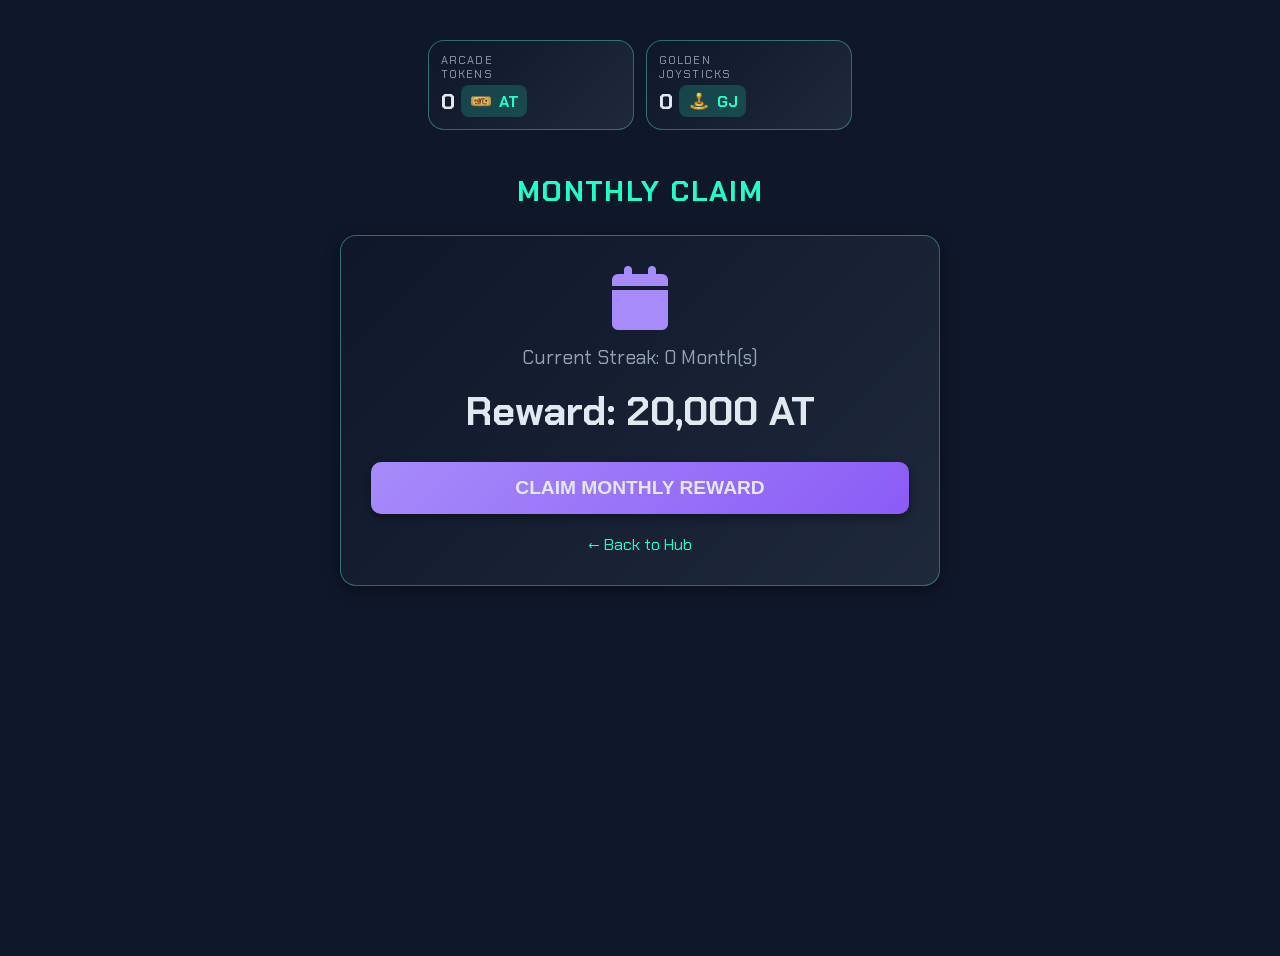
<file: monthly.html>
<!DOCTYPE html>
<html lang="en">
<head>
    <meta charset="UTF-8">
    <title>Dank Arcade Hub - Monthly Claim</title>
    <meta name="viewport" content="width=device-width, initial-scale=1.0, maximum-scale=1.0, user-scalable=no">
    <link rel="preconnect" href="https://fonts.googleapis.com">
    <link rel="preconnect" href="https://fonts.gstatic.com" crossorigin>
    <link href="https://fonts.googleapis.com/css2?family=Chakra+Petch:wght@400;600;700&display=swap" rel="stylesheet">
    <link href="https://cdnjs.cloudflare.com/ajax/libs/font-awesome/6.4.0/css/all.min.css" rel="stylesheet">
    <style>
        /* BASE THEME VARIABLES AND STYLES (MATCHING HUB) */
        :root {
            --panel-gradient: linear-gradient(135deg, #0f172a 0%, #1e293b 100%);
            --popup-bg: #1e293b;
            --accent: #22ffc5;
            --text-primary: #e2e8f0;
            --text-secondary: #94a3b8;
            --border-glow: rgba(98, 255, 237, 0.35);
            --shadow: 0 4px 15px rgba(0, 0, 0, 0.4);
            --button-gradient-monthly: linear-gradient(135deg, #a78bfa 0%, #8b5cf6 100%); /* Purple gradient for monthly */
            --button-gradient-monthly-disabled: linear-gradient(135deg, #3d4f66 0%, #2f3d52 100%);
            --border-radius: 16px;
        }

        body {
            background-color: #0f172a; 
            color: var(--text-primary);
            font-family: 'Chakra Petch', sans-serif;
            min-height: 100vh;
            padding: 20px;
        }

        .container {
            max-width: 600px;
            margin: 0 auto;
        }

        /* --- Header/Balance UI (Matching Hub) --- */
        .balance-bar { display: flex; align-items: center; justify-content: center; padding: 12px 16px; gap: 12px; position: relative; margin-bottom: 30px; }
        .balance-card { flex: 1; max-width: 180px; position: relative; cursor: pointer; padding: 12px; border-radius: 16px; background: var(--panel-gradient); border: 1px solid var(--border-glow); transition: transform 0.2s ease; z-index: 10; }
        .balance-card:hover { transform: translateY(-2px); }
        .balance-label { font-size: 0.7rem; text-transform: uppercase; letter-spacing: 0.1em; color: var(--text-secondary); margin-bottom: 4px; }
        .balance-amount { font-size: 1.4rem; font-weight: 700; color: var(--text-primary); display: flex; align-items: center; gap: 6px; }
        .currency-symbol { font-size: 1rem; padding: 4px 8px; border-radius: 8px; background: rgba(34, 255, 197, 0.18); color: var(--accent); display: inline-flex; align-items: center; gap: 6px; }
        .currency-icon { width: 24px; height: 24px; }
        .balance-popup { position: absolute; top: 100%; left: 50%; transform: translateX(-50%) translateY(8px); background: var(--popup-bg); padding: 12px 16px; border-radius: 12px; border: 1px solid var(--border-glow); box-shadow: 0 6px 15px rgba(0, 0, 0, 0.7); opacity: 0; visibility: hidden; transition: opacity 0.2s ease, visibility 0.2s ease; z-index: 1000; white-space: nowrap; color: var(--text-primary); min-width: 150px; text-align: center; }
        .balance-popup::before { content: ''; position: absolute; top: -6px; left: 50%; transform: translateX(-50%) rotate(45deg); width: 12px; height: 12px; background: var(--popup-bg); border-left: 1px solid var(--border-glow); border-top: 1px solid var(--border-glow); z-index: 1001; }
        .balance-card.active .balance-popup { opacity: 1; visibility: visible; }
        .balance-popup .balance-amount { display: inline-flex; justify-content: center; align-items: center; width: 100%; }

        .section-title { font-size: 1.8rem; font-weight: 700; color: var(--accent); text-align: center; text-transform: uppercase; letter-spacing: 0.05em; margin-bottom: 25px; }

        /* --- Monthly Page Specific Styles --- */
        .monthly-card { background: var(--panel-gradient); border-radius: var(--border-radius); padding: 30px; border: 1px solid var(--border-glow); box-shadow: var(--shadow); text-align: center; }
        .monthly-icon { font-size: 4rem; color: #a78bfa; margin-bottom: 15px; }
        .monthly-streak { font-size: 1.2rem; color: var(--text-secondary); margin-bottom: 15px; }
        .monthly-reward { font-size: 2.5rem; font-weight: 700; color: var(--text-primary); margin-bottom: 25px; }
        .monthly-button { display: block; width: 100%; padding: 15px 20px; border: none; border-radius: 10px; font-size: 1.2rem; font-weight: 700; text-transform: uppercase; cursor: pointer; transition: background 0.3s ease, transform 0.1s ease; color: var(--text-primary); background: var(--button-gradient-monthly); box-shadow: 0 4px 10px rgba(0, 0, 0, 0.4); }
        .monthly-button:hover:not(:disabled) { transform: translateY(-2px); box-shadow: 0 6px 15px rgba(0, 0, 0, 0.5); }
        .monthly-button:active:not(:disabled) { transform: translateY(0); }
        .monthly-button:disabled { background: var(--button-gradient-monthly-disabled); cursor: not-allowed; opacity: 0.7; }
        .monthly-timer { font-size: 1.2rem; color: #ef4444; margin-top: 20px; font-weight: 600; }
        .toast { position: fixed; bottom: 20px; left: 50%; transform: translateX(-50%); background: var(--popup-bg); color: var(--text-primary); padding: 10px 20px; border-radius: 8px; box-shadow: 0 4px 10px rgba(0, 0, 0, 0.5); opacity: 0; transition: opacity 0.3s ease; z-index: 9999; pointer-events: none; border: 1px solid var(--border-glow); }
        .toast.show { opacity: 1; }

        /* --- ANIMATION & TRANSITION STYLES --- */
        html, body {
            overscroll-behavior: none;
            -ms-overflow-style: none; /* IE and Edge */
            scrollbar-width: none; /* Firefox */
        }
        body::-webkit-scrollbar {
            display: none; /* Chrome, Safari, and Opera */
        }
        body {
            -webkit-user-select: none; /* Safari */
            -ms-user-select: none; /* IE 10+ and Edge */
            user-select: none; /* Standard syntax */
            -webkit-tap-highlight-color: transparent;
            touch-action: manipulation;
        }
        #loading-overlay {
            position: fixed;
            top: 0;
            left: 0;
            width: 100%;
            height: 100%;
            background-color: rgba(15, 23, 42, 0.9);
            display: flex;
            justify-content: center;
            align-items: center;
            z-index: 10000;
            opacity: 0;
            visibility: hidden;
            transition: opacity 0.3s ease, visibility 0.3s ease;
        }
        #loading-overlay.visible {
            opacity: 1;
            visibility: visible;
        }
        .spinner {
            width: 60px;
            height: 60px;
            border: 5px solid var(--border-glow);
            border-top-color: var(--accent);
            border-radius: 50%;
            animation: spin 1s linear infinite;
        }
        @keyframes spin {
            to { transform: rotate(360deg); }
        }
        #body-wrapper {
            opacity: 1;
            transition: opacity 0.4s ease-in-out;
        }
        #body-wrapper.fade-out {
            opacity: 0;
        }
        /* 3D Button Click Animation */
        .command-button, .balance-card, .monthly-button {
            transform-style: preserve-3d;
            transition: transform 0.15s ease-out, box-shadow 0.15s ease-out !important;
        }
        .command-button:active, .balance-card:active, .monthly-button:active {
            transform: perspective(800px) translateZ(20px);
            box-shadow: 0 2px 5px rgba(0,0,0,0.6);
        }
    </style>
</head>
<body>
    <div id="loading-overlay">
        <div class="spinner"></div>
    </div>
    <div id="body-wrapper">
        <div class="container">
            <!-- HEADER/BALANCE BAR -->
            <header>
                <div class="balance-bar">
                    <div class="balance-card" id="at-card">
                        <div class="balance-label">Arcade<br>Tokens</div>
                        <div class="balance-amount">
                            <span class="abbreviated">0.00</span>
                            <span class="currency-symbol">
                            <img src="images/AT.png" alt="AT" class="currency-icon">
                            AT
                        </span>
                        </div>
                        <div class="balance-popup">
                            <div class="balance-label">Full Balance</div>
                            <div class="balance-amount">
                                <span class="full">0</span>
                                <span class="currency-symbol">
                                <img src="images/AT.png" alt="AT" class="currency-icon">
                                AT
                            </span>
                            </div>
                        </div>
                    </div>

                    <div class="balance-card" id="gj-card">
                        <div class="balance-label">Golden<br>Joysticks</div>
                        <div class="balance-amount">
                            <span class="abbreviated">0.00</span>
                            <span class="currency-symbol">
                            <img src="images/GJ.png" alt="GJ" class="currency-icon">
                            GJ
                        </span>
                        </div>
                        <div class="balance-popup">
                            <div class="balance-label">Full Balance</div>
                            <div class="balance-amount">
                                <span class="full">0</span>
                                <span class="currency-symbol">
                                <img src="images/GJ.png" alt="GJ" class="currency-icon">
                                GJ
                            </span>
                            </div>
                        </div>
                    </div>
                </div>
            </header>

            <!-- MONTHLY CLAIM CARD -->
            <h2 class="section-title">Monthly Claim</h2>
            <div class="monthly-card">
                <i class="fa-solid fa-calendar monthly-icon"></i>
                <div id="monthlyStreak" class="monthly-streak">Current Streak: 0 Month(s)</div>
                <div id="monthlyReward" class="monthly-reward">Reward: 20,000 AT</div>

                <button id="claimButton" class="monthly-button" disabled>
                    Claim Monthly Reward
                </button>

                <div id="timer" class="monthly-timer" style="display: none;">
                    Next claim in: --:--:--
                </div>
                <a href="index.html" style="display: block; margin-top: 20px; color: var(--accent); text-decoration: none;">&larr; Back to Hub</a>
            </div>
        </div>

        <!-- Toast for Notifications -->
        <div id="toast" class="toast"></div>
    </div>

    <script>
        // --- IndexedDB Wrapper Class (REPLICATED from Hub) ---
        class UserDB {
            constructor() { this.dbName = 'DankArcadeHubDB'; this.storeName = 'userData'; this.db = null; }
            async open() { return new Promise((resolve, reject) => { if (this.db) { resolve(this.db); return; } const request = indexedDB.open(this.dbName, 1); request.onupgradeneeded = (event) => { const db = event.target.result; if (!db.objectStoreNames.contains(this.storeName)) { db.createObjectStore(this.storeName); } }; request.onsuccess = (event) => { this.db = event.target.result; resolve(this.db); }; request.onerror = (event) => { console.error("IndexedDB error:", event.target.errorCode); reject(new Error("Failed to open IndexedDB")); }; }); }
            async get(key) { const db = await this.open(); return new Promise((resolve, reject) => { const transaction = db.transaction(this.storeName, 'readonly'); const store = transaction.objectStore(this.storeName); const request = store.get(key); request.onsuccess = () => resolve(request.result); request.onerror = () => reject(request.error); }); }
            async set(key, value) { const db = await this.open(); return new Promise((resolve, reject) => { const transaction = db.transaction(this.storeName, 'readwrite'); const store = transaction.objectStore(this.storeName); const request = store.put(value, key); request.onsuccess = () => resolve(request.result); request.onerror = () => reject(request.error); }); }
        }

        const userDB = new UserDB();
        const ONE_MONTH = 30 * 24 * 60 * 60 * 1000;
        const TWO_MONTHS = 2 * ONE_MONTH;
        const BASE_REWARD = 20000;
        const STREAK_BONUS = 2000;
        const LAST_CLAIM_KEY = 'lastMonthlyClaim';
        const STREAK_KEY = 'monthlyStreak';
        let timerInterval;

        // --- Core Application Logic (REPLICATED & MODIFIED) ---
        function formatNumber(num) { if (num < 1000) return num.toLocaleString(undefined, { maximumFractionDigits: 0 }); if (num >= 1e12) return (num / 1e12).toFixed(2) + 't'; if (num >= 1e9) return (num / 1e9).toFixed(2) + 'b'; if (num >= 1e6) return (num / 1e6).toFixed(2) + 'm'; if (num >= 1e3) return (num / 1e3).toFixed(2) + 'k'; return num.toString(); }
        function showToast(message, duration = 3000) { const toast = document.getElementById('toast'); if(toast) { toast.textContent = message; toast.classList.add('show'); setTimeout(() => { toast.classList.remove('show'); }, duration); } }

        async function getUserData() {
            const defaultData = { arcadeTokens: 0, goldenJoysticks: 0, lastMonthlyClaim: 0, monthlyStreak: 0 };
            try {
                let data = await userDB.get('user');
                if (!data) { data = defaultData; await userDB.set('user', data); }
                data.monthlyStreak = data.monthlyStreak || 0;
                data.lastMonthlyClaim = data.lastMonthlyClaim || 0;
                return data;
            } catch (e) { console.error("Error retrieving user data:", e); return defaultData; }
        }

        async function saveUserData(data) { try { await userDB.set('user', data); } catch (e) { console.error("Error saving user data:", e); showToast("Error saving data!", 5000); } }

        async function updateBalances() {
            const data = await getUserData();
            const atAbbr = document.querySelector('#at-card .abbreviated');
            const atFull = document.querySelector('#at-card .full');
            const gjAbbr = document.querySelector('#gj-card .abbreviated');
            const gjFull = document.querySelector('#gj-card .full');
            if(atAbbr) atAbbr.textContent = formatNumber(data.arcadeTokens);
            if(atFull) atFull.textContent = data.arcadeTokens.toLocaleString();
            if(gjAbbr) gjAbbr.textContent = formatNumber(data.goldenJoysticks);
            if(gjFull) gjFull.textContent = data.goldenJoysticks.toLocaleString();
            return data;
        }

        // --- Monthly Functionality ---
        function calculateReward(streak) { return BASE_REWARD + (streak * STREAK_BONUS); }
        function formatTime(ms) {
            const totalSeconds = Math.floor(ms / 1000);
            const totalMinutes = Math.floor(totalSeconds / 60);
            const totalHours = Math.floor(totalMinutes / 60);
            const days = Math.floor(totalHours / 24);
            const hours = totalHours % 24;
            const minutes = totalMinutes % 60;
            const seconds = totalSeconds % 60;
            const pad = (num) => String(num).padStart(2, '0');
            return `${days}d ${pad(hours)}h ${pad(minutes)}m ${pad(seconds)}s`;
        }

        async function checkMonthlyStatus() {
            const data = await updateBalances();
            const now = Date.now();
            const claimButton = document.getElementById('claimButton');
            const timerDiv = document.getElementById('timer');
            const rewardDiv = document.getElementById('monthlyReward');
            const streakDiv = document.getElementById('monthlyStreak');

            if(!claimButton || !timerDiv || !rewardDiv || !streakDiv) return;

            const lastClaim = data[LAST_CLAIM_KEY] || 0;
            let currentStreak = data[STREAK_KEY] || 0;

            if (lastClaim !== 0 && now - lastClaim > TWO_MONTHS) {
                currentStreak = 0;
                data[STREAK_KEY] = 0;
                await saveUserData(data);
                showToast("Your monthly streak was lost!", 5000);
            }

            const reward = calculateReward(currentStreak);
            streakDiv.textContent = `Current Streak: ${currentStreak} Month(s)`;
            rewardDiv.textContent = `Reward: ${reward.toLocaleString()} AT`;

            if (now - lastClaim >= ONE_MONTH) {
                claimButton.disabled = false;
                claimButton.textContent = "Claim Monthly Reward";
                timerDiv.style.display = 'none';
                if (lastClaim !== 0 && now - lastClaim < TWO_MONTHS) {
                    const nextReward = calculateReward(currentStreak + 1);
                    rewardDiv.textContent = `Next Reward: ${nextReward.toLocaleString()} AT`;
                } else {
                    rewardDiv.textContent = `Reward: ${reward.toLocaleString()} AT`;
                }
            } else {
                claimButton.disabled = true;
                claimButton.textContent = "Claim Not Yet Available";
                timerDiv.style.display = 'block';
                clearInterval(timerInterval);
                const updateTimer = () => {
                    const remaining = ONE_MONTH - (Date.now() - lastClaim);
                    if (remaining <= 0) {
                        clearInterval(timerInterval);
                        checkMonthlyStatus();
                        return;
                    }
                    timerDiv.textContent = `Next claim in: ${formatTime(remaining)}`;
                };
                updateTimer();
                timerInterval = setInterval(updateTimer, 1000);
            }
        }

        async function handleClaim() {
            const data = await getUserData();
            const now = Date.now();

            if (now - data[LAST_CLAIM_KEY] >= ONE_MONTH) {
                const lastClaim = data[LAST_CLAIM_KEY] || 0;
                let currentStreak = data[STREAK_KEY] || 0;
                if (lastClaim !== 0 && now - lastClaim < TWO_MONTHS) {
                    currentStreak += 1;
                } else {
                    currentStreak = 1;
                }
                const reward = calculateReward(currentStreak);
                data.arcadeTokens += reward;
                data[LAST_CLAIM_KEY] = now;
                data[STREAK_KEY] = currentStreak;
                await saveUserData(data);
                showToast(`SUCCESS! Claimed ${reward.toLocaleString()} AT. Monthly Streak: ${currentStreak} Month(s)!`);
                checkMonthlyStatus();
            } else {
                showToast("Not yet available. Please wait.", 3000);
            }
        }

        function setupBalanceCards() {
            const cards = document.querySelectorAll('.balance-card');
            cards.forEach(card => { card.addEventListener('click', function(e) { cards.forEach(c => { if (c !== card) c.classList.remove('active'); }); this.classList.toggle('active'); }); });
            document.addEventListener('click', function(e) { if (!e.target.closest('.balance-card')) { cards.forEach(card => card.classList.remove('active')); } });
        }

        // --- ANIMATION & TRANSITION SCRIPT ---
        function handleNavigation(event) {
            const link = event.currentTarget;
            const url = new URL(link.href, window.location.origin);
            if (url.origin !== window.location.origin || link.target === '_blank' || event.ctrlKey || event.metaKey) return;
            event.preventDefault();
            const bodyWrapper = document.getElementById('body-wrapper');
            const loadingOverlay = document.getElementById('loading-overlay');
            bodyWrapper.classList.add('fade-out');
            setTimeout(() => { loadingOverlay.classList.add('visible'); }, 200);
            fetch(url.href)
                .then(response => response.text())
                .then(html => {
                    const parser = new DOMParser();
                    const doc = parser.parseFromString(html, 'text/html');
                    const newBodyWrapper = doc.getElementById('body-wrapper');
                    const newTitle = doc.querySelector('title').innerText;
                    setTimeout(() => {
                        bodyWrapper.innerHTML = newBodyWrapper.innerHTML;
                        document.title = newTitle;
                        history.pushState({}, newTitle, url.href);
                        const newMainScript = Array.from(doc.querySelectorAll('script')).find(s => s.innerText.includes('new UserDB'));
                        if (newMainScript) {
                           eval(newMainScript.innerText);
                        }
                        loadingOverlay.classList.remove('visible');
                        setTimeout(() => { bodyWrapper.classList.remove('fade-out'); }, 50);
                    }, 1200);
                })
                .catch(err => {
                    console.error('Failed to load page: ', err);
                    window.location.href = url.href;
                });
        }

        function attachNavigationHandlers() {
            document.querySelectorAll('a[href]').forEach(link => {
                const url = new URL(link.href, window.location.origin);
                if (url.origin === window.location.origin && !link.href.endsWith('#')) {
                    link.removeEventListener('click', handleNavigation);
                    link.addEventListener('click', handleNavigation);
                }
            });
        }

        // --- Initialization ---
        function initializePage() {
            userDB.open().then(() => {
                checkMonthlyStatus();
            }).catch(e => {
                console.error("DB Initialization Failed:", e);
                showToast("Failed to load user data from storage!", 8000);
            });
            const claimButton = document.getElementById('claimButton');
            if(claimButton) claimButton.addEventListener('click', handleClaim);
            setupBalanceCards();
            attachNavigationHandlers();
            setInterval(updateBalances, 30000);
        }

        document.addEventListener('DOMContentLoaded', initializePage);
    </script>
</body>
</html>
</file>
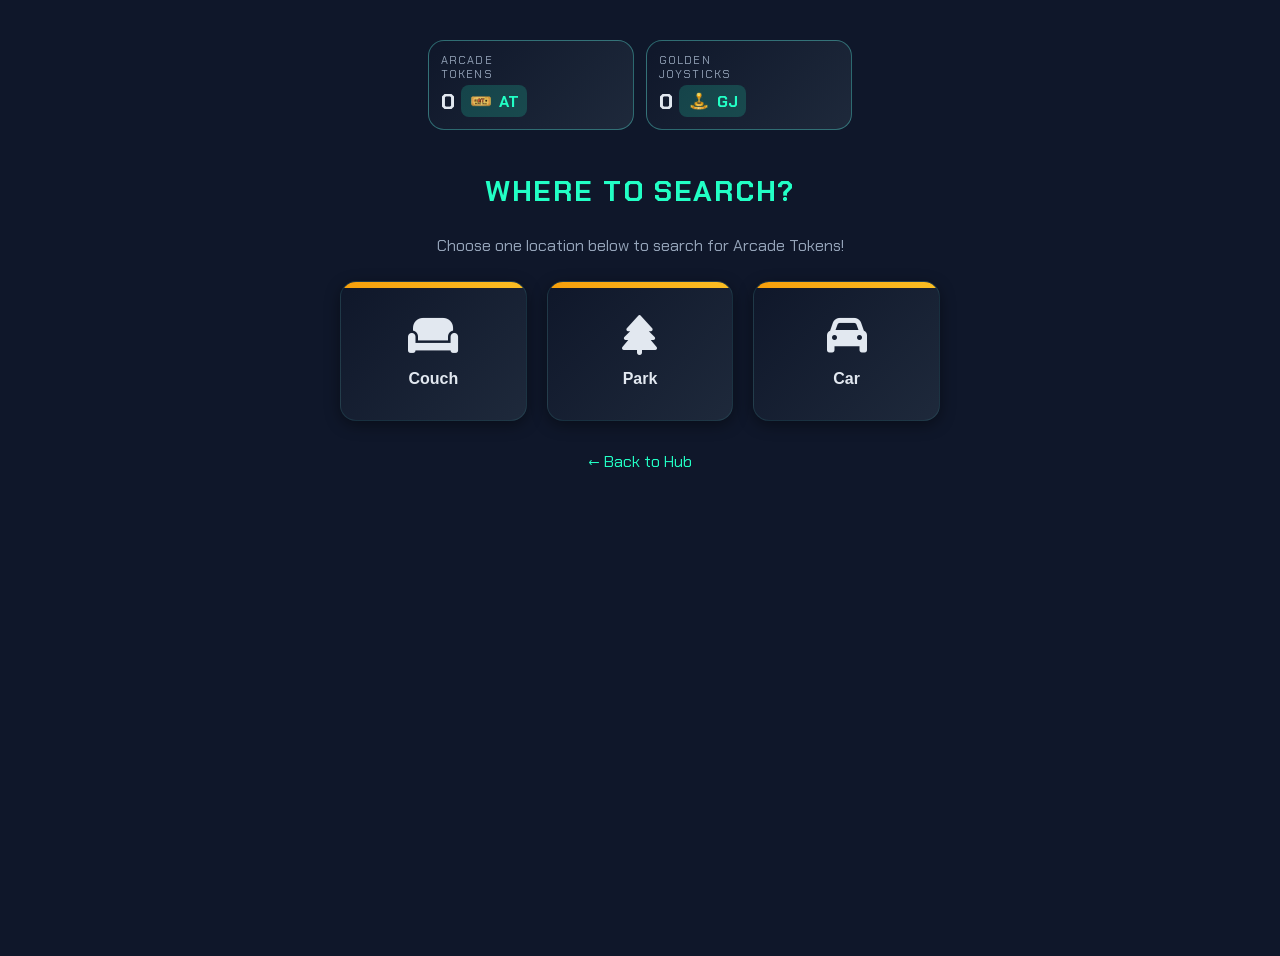
<file: search.html>
<!DOCTYPE html>
<html lang="en">
<head>
    <meta charset="UTF-8">
    <title>Dank Arcade Hub - Search</title>
    <meta name="viewport" content="width=device-width, initial-scale=1.0, maximum-scale=1.0, user-scalable=no">
    <link rel="preconnect" href="https://fonts.googleapis.com">
    <link rel="preconnect" href="https://fonts.gstatic.com" crossorigin>
    <link href="https://fonts.googleapis.com/css2?family=Chakra+Petch:wght@400;600;700&display=swap" rel="stylesheet">
    <link href="https://cdnjs.cloudflare.com/ajax/libs/font-awesome/6.4.0/css/all.min.css" rel="stylesheet">
    <style>
        /* BASE THEME VARIABLES AND STYLES (MATCHING HUB) */
        :root {
            --panel-gradient: linear-gradient(135deg, #0f172a 0%, #1e293b 100%);
            --popup-bg: #1e293b;
            --accent: #22ffc5;
            --text-primary: #e2e8f0;
            --text-secondary: #94a3b8;
            --border-glow: rgba(98, 255, 237, 0.35);
            --shadow: 0 4px 15px rgba(0, 0, 0, 0.4);
            --button-gradient-search: linear-gradient(135deg, #f59e0b 0%, #fbbf24 100%);
            --button-gradient-fail: linear-gradient(135deg, #ef4444 0%, #f87171 100%);
            --button-gradient-success: linear-gradient(135deg, #10b981 0%, #34d399 100%);
            --button-gradient-disabled: linear-gradient(135deg, #3d4f66 0%, #2f3d52 100%);
            --border-radius: 16px;
        }

        body {
            background-color: #0f172a; 
            color: var(--text-primary);
            font-family: 'Chakra Petch', sans-serif;
            min-height: 100vh;
            padding: 20px;
        }

        .container {
            max-width: 600px;
            margin: 0 auto;
        }

        /* --- Header/Balance UI (Matching Hub) --- */
        .balance-bar { display: flex; align-items: center; justify-content: center; padding: 12px 16px; gap: 12px; position: relative; margin-bottom: 30px; }
        .balance-card { flex: 1; max-width: 180px; position: relative; cursor: pointer; padding: 12px; border-radius: 16px; background: var(--panel-gradient); border: 1px solid rgba(98, 255, 237, 0.35); transition: transform 0.2s ease; z-index: 10; }
        .balance-card:hover { transform: translateY(-2px); }
        .balance-label { font-size: 0.7rem; text-transform: uppercase; letter-spacing: 0.1em; color: var(--text-secondary); margin-bottom: 4px; }
        .balance-amount { font-size: 1.4rem; font-weight: 700; color: var(--text-primary); display: flex; align-items: center; gap: 6px; }
        .currency-symbol { font-size: 1rem; padding: 4px 8px; border-radius: 8px; background: rgba(34, 255, 197, 0.18); color: var(--accent); display: inline-flex; align-items: center; gap: 6px; }
        .currency-icon { width: 24px; height: 24px; }
        .balance-popup { position: absolute; top: 100%; left: 50%; transform: translateX(-50%) translateY(8px); background: var(--popup-bg); padding: 12px 16px; border-radius: 12px; border: 1px solid var(--border-glow); box-shadow: 0 6px 15px rgba(0, 0, 0, 0.7); opacity: 0; visibility: hidden; transition: opacity 0.2s ease, visibility 0.2s ease; z-index: 1000; white-space: nowrap; color: var(--text-primary); min-width: 150px; text-align: center; }
        .balance-popup::before { content: ''; position: absolute; top: -6px; left: 50%; transform: translateX(-50%) rotate(45deg); width: 12px; height: 12px; background: var(--popup-bg); border-left: 1px solid var(--border-glow); border-top: 1px solid var(--border-glow); z-index: 1001; }
        .balance-card.active .balance-popup { opacity: 1; visibility: visible; }
        .balance-popup .balance-amount { display: inline-flex; justify-content: center; align-items: center; width: 100%; }

        .section-title { font-size: 1.8rem; font-weight: 700; color: var(--accent); text-align: center; text-transform: uppercase; letter-spacing: 0.05em; margin-bottom: 25px; }

        /* --- Search Page Specific Styles --- */
        .search-grid { display: grid; grid-template-columns: repeat(auto-fit, minmax(150px, 1fr)); gap: 20px; }
        .search-location-button { position: relative; height: 140px; background: var(--panel-gradient); border-radius: var(--border-radius); display: flex; flex-direction: column; justify-content: center; align-items: center; text-decoration: none; color: var(--text-primary); overflow: hidden; box-shadow: var(--shadow); transition: transform 0.2s ease, box-shadow 0.2s ease; border: 1px solid rgba(98, 255, 237, 0.1); cursor: pointer; }
        .search-location-button:hover:not(:disabled) { transform: translateY(-3px); box-shadow: 0 10px 20px rgba(0, 0, 0, 0.5); }
        .search-location-button::before { content: ''; position: absolute; top: 0; left: 0; width: 100%; height: 6px; z-index: 1; background: var(--button-gradient-search); }
        .search-location-button.success::before { background: var(--button-gradient-success); }
        .search-location-button.fail::before { background: var(--button-gradient-fail); }
        .search-location-button:disabled { opacity: 0.8; cursor: default; }
        .location-icon { font-size: 2.5rem; margin-bottom: 15px; }
        .location-name { font-weight: 600; text-align: center; padding: 0 10px; font-size: 1rem; }

        #resultContainer { margin-top: 30px; padding: 20px; background: var(--panel-gradient); border-radius: var(--border-radius); border: 1px solid var(--border-glow); text-align: center; display: none; }
        #resultTitle { font-size: 1.5rem; font-weight: 700; margin-bottom: 10px; }
        #resultMessage { font-size: 1.1rem; color: var(--text-secondary); }
        #resultReward { font-size: 2rem; font-weight: 700; color: var(--accent); margin-top: 15px; }

        #searchAgainButton { margin-top: 20px; padding: 10px 20px; background: var(--button-gradient-search); border: none; border-radius: 8px; color: var(--text-primary); font-weight: 600; cursor: pointer; transition: background 0.3s ease; }
        #searchAgainButton:disabled { background: var(--button-gradient-disabled); cursor: not-allowed; opacity: 0.7; }

        #cooldownArea { padding: 30px; background: var(--panel-gradient); border-radius: var(--border-radius); border: 1px solid var(--border-glow); text-align: center; display: none; }
        #cooldownIcon { font-size: 3rem; margin-bottom: 15px; color: #ef4444; }
        #cooldownTitle { font-size: 1.5rem; font-weight: 700; color: var(--text-primary); }
        #postSearchCooldownTimer, #postRefreshCooldownTimer { margin-top: 15px; font-size: 1.1rem; color: var(--text-secondary); font-weight: 600; display: none; }

        .toast { position: fixed; bottom: 20px; left: 50%; transform: translateX(-50%); background: var(--popup-bg); color: var(--text-primary); padding: 10px 20px; border-radius: 8px; box-shadow: 0 4px 10px rgba(0, 0, 0, 0.5); opacity: 0; transition: opacity 0.3s ease; z-index: 9999; pointer-events: none; border: 1px solid var(--border-glow); }
        .toast.show { opacity: 1; }

        /* --- ANIMATION & TRANSITION STYLES --- */
        html, body {
            overscroll-behavior: none;
            -ms-overflow-style: none; /* IE and Edge */
            scrollbar-width: none; /* Firefox */
        }
        body::-webkit-scrollbar {
            display: none; /* Chrome, Safari, and Opera */
        }
        body {
            -webkit-user-select: none; /* Safari */
            -ms-user-select: none; /* IE 10+ and Edge */
            user-select: none; /* Standard syntax */
            -webkit-tap-highlight-color: transparent;
            touch-action: manipulation;
        }
        #loading-overlay {
            position: fixed;
            top: 0;
            left: 0;
            width: 100%;
            height: 100%;
            background-color: rgba(15, 23, 42, 0.9);
            display: flex;
            justify-content: center;
            align-items: center;
            z-index: 10000;
            opacity: 0;
            visibility: hidden;
            transition: opacity 0.3s ease, visibility 0.3s ease;
        }
        #loading-overlay.visible {
            opacity: 1;
            visibility: visible;
        }
        .spinner {
            width: 60px;
            height: 60px;
            border: 5px solid var(--border-glow);
            border-top-color: var(--accent);
            border-radius: 50%;
            animation: spin 1s linear infinite;
        }
        @keyframes spin {
            to { transform: rotate(360deg); }
        }
        #body-wrapper {
            opacity: 1;
            transition: opacity 0.4s ease-in-out;
        }
        #body-wrapper.fade-out {
            opacity: 0;
        }
        /* 3D Button Click Animation */
        .command-button, .balance-card, .search-location-button, #searchAgainButton {
            transform-style: preserve-3d;
            transition: transform 0.15s ease-out, box-shadow 0.15s ease-out !important;
        }
        .command-button:active, .balance-card:active, .search-location-button:active, #searchAgainButton:active {
            transform: perspective(800px) translateZ(20px);
            box-shadow: 0 2px 5px rgba(0,0,0,0.6);
        }
    </style>
</head>
<body>
    <div id="loading-overlay">
        <div class="spinner"></div>
    </div>
    <div id="body-wrapper">
        <div class="container">
            <!-- HEADER/BALANCE BAR -->
            <header>
                <div class="balance-bar">
                    <div class="balance-card" id="at-card"><div class="balance-label">Arcade<br>Tokens</div><div class="balance-amount"><span class="abbreviated">0.00</span><span class="currency-symbol"><img src="images/AT.png" alt="AT" class="currency-icon">AT</span></div><div class="balance-popup"><div class="balance-label">Full Balance</div><div class="balance-amount"><span class="full">0</span><span class="currency-symbol"><img src="images/AT.png" alt="AT" class="currency-icon">AT</span></div></div></div>
                    <div class="balance-card" id="gj-card"><div class="balance-label">Golden<br>Joysticks</div><div class="balance-amount"><span class="abbreviated">0.00</span><span class="currency-symbol"><img src="images/GJ.png" alt="GJ" class="currency-icon">GJ</span></div><div class="balance-popup"><div class="balance-label">Full Balance</div><div class="balance-amount"><span class="full">0</span><span class="currency-symbol"><img src="images/GJ.png" alt="GJ" class="currency-icon">GJ</span></div></div></div>
                </div>
            </header>

            <!-- SEARCH AREA (Default View) -->
            <div id="searchArea">
                <h2 class="section-title">Where to Search?</h2>
                <div class="search-info" style="color: var(--text-secondary); text-align: center; margin-bottom: 25px;">
                    Choose one location below to search for Arcade Tokens!
                </div>
                <div id="searchGrid" class="search-grid"></div>
            </div>

            <!-- RESULT AREA (Post-Search View) -->
            <div id="resultContainer">
                <div id="resultTitle">Result</div>
                <div id="resultMessage"></div>
                <div id="resultReward"></div>
                <button id="searchAgainButton" onclick="location.reload()">Search Again</button>
                <div id="postSearchCooldownTimer"></div>
            </div>

            <!-- COOLDOWN AREA (Post-Refresh View) -->
            <div id="cooldownArea">
                <i class="fa-solid fa-clock cooldown-icon"></i>
                <div id="cooldownTitle">Search on Cooldown</div>
                <div id="postRefreshCooldownTimer"></div>
            </div>

            <a href="index.html" style="display: block; margin-top: 30px; color: var(--accent); text-align: center; text-decoration: none;">&larr; Back to Hub</a>
        </div>

        <div id="toast" class="toast"></div>
    </div>

    <script>
        // --- Simulated locations.json Data ---
        const SEARCH_LOCATIONS_DATA = [
            { name: "Pond", icon: "fa-solid fa-water", successRate: 0.75, rewardRange: [1000, 3000], successOutcomes: ["You found a rare coin submerged in the mud!", "You caught a very big fish, which you sold for tokens!", "You found a handful of discarded Arcade Tokens floating near the shore."], failureOutcomes: ["You found an old boot, useless!", "You slipped on a mossy rock and got soaked. No tokens found.", "You found nothing of value."] },
            { name: "Dumpster", icon: "fa-solid fa-dumpster", successRate: 0.50, rewardRange: [3000, 7000], successOutcomes: ["You found a slightly damaged, but functional, laptop which you sold for a decent sum.", "Jackpot! You found a discarded bag containing a decent stack of cash.", "You discovered a strange, valuable artifact hidden under layers of trash."], failureOutcomes: ["You ran into a hungry, territorial dog. You escaped with only a scare and no tokens.", "You cut your hand on some sharp glass. Ouch!", "You found only rotten food and foul smells. No tokens."] },
            { name: "Park", icon: "fa-solid fa-tree", successRate: 0.60, rewardRange: [2000, 5000], successOutcomes: ["You found a lost wallet containing a surprising number of tokens!", "You spotted a covert exchange of tokens and managed to grab a few dropped ones.", "You found a small, hidden stash buried under a park bench."], failureOutcomes: ["You were chased by an overzealous security guard. Empty pockets!", "You searched for an hour but found nothing of value.", "You stepped in dog poop. Disgusting and unsuccessful."] },
            { name: "Couch", icon: "fa-solid fa-couch", successRate: 0.90, rewardRange: [500, 1500], successOutcomes: ["You found a generous amount of forgotten change deep in the cushions.", "You found a wrinkled ten-token bill stuffed behind a pillow.", "You found many bits of forgotten currency."], failureOutcomes: ["You found nothing but dust bunnies.", "You found only crumbs and lint."] },
            { name: "Car", icon: "fa-solid fa-car", successRate: 0.40, rewardRange: [5000, 10000], successOutcomes: ["You located a secret compartment containing tokens and valuables!", "You discovered a locked case in the trunk. After some effort, you opened it to find a large reward."], failureOutcomes: ["You accidentally set off the car alarm! You had to run before finding anything.", "You found only old parking tickets and empty wrappers. Nothing worth taking.", "The search was fruitless. Nothing to see here."] }
        ];

        const SEARCH_COOLDOWN_SECONDS = 25;
        let cooldownInterval;

        // --- IndexedDB Wrapper Class (REPLICATED) ---
        class UserDB {
            constructor() { this.dbName = 'DankArcadeHubDB'; this.storeName = 'userData'; this.db = null; }
            async open() { return new Promise((resolve, reject) => { if (this.db) { resolve(this.db); return; } const request = indexedDB.open(this.dbName, 1); request.onupgradeneeded = (event) => { const db = event.target.result; if (!db.objectStoreNames.contains(this.storeName)) { db.createObjectStore(this.storeName); } }; request.onsuccess = (event) => { this.db = event.target.result; resolve(this.db); }; request.onerror = (event) => { console.error("IndexedDB error:", event.target.errorCode); reject(new Error("Failed to open IndexedDB")); }; }); }
            async get(key) { const db = await this.open(); return new Promise((resolve, reject) => { const transaction = db.transaction(this.storeName, 'readonly'); const store = transaction.objectStore(this.storeName); const request = store.get(key); request.onsuccess = () => resolve(request.result); request.onerror = () => reject(request.error); }); }
            async set(key, value) { const db = await this.open(); return new Promise((resolve, reject) => { const transaction = db.transaction(this.storeName, 'readwrite'); const store = transaction.objectStore(this.storeName); const request = store.put(value, key); request.onsuccess = () => resolve(request.result); request.onerror = () => reject(request.error); }); }
        }

        const userDB = new UserDB();

        // --- Core Application Logic (REPLICATED) ---
        function formatNumber(num) { if (num < 1000) return num.toLocaleString(undefined, { maximumFractionDigits: 0 }); if (num >= 1e12) return (num / 1e12).toFixed(2) + 't'; if (num >= 1e9) return (num / 1e9).toFixed(2) + 'b'; if (num >= 1e6) return (num / 1e6).toFixed(2) + 'm'; if (num >= 1e3) return (num / 1e3).toFixed(2) + 'k'; return num.toString(); }
        function showToast(message, duration = 3000) { const toast = document.getElementById('toast'); if(toast) { toast.textContent = message; toast.classList.add('show'); setTimeout(() => { toast.classList.remove('show'); }, duration); } }

        async function getUserData() {
            const defaultData = { arcadeTokens: 0, goldenJoysticks: 0, searchCooldownEnd: 0 };
            try {
                let data = await userDB.get('user');
                if (!data) { data = defaultData; await userDB.set('user', data); }
                data.searchCooldownEnd = data.searchCooldownEnd || 0;
                return data;
            } catch (e) { console.error("Error retrieving user data:", e); return defaultData; }
        }

        async function saveUserData(data) { try { await userDB.set('user', data); } catch (e) { console.error("Error saving user data:", e); showToast("Error saving data!", 5000); } }

        async function updateBalances() {
            const data = await getUserData();
            const atAbbr = document.querySelector('#at-card .abbreviated');
            const atFull = document.querySelector('#at-card .full');
            const gjAbbr = document.querySelector('#gj-card .abbreviated');
            const gjFull = document.querySelector('#gj-card .full');
            if(atAbbr) atAbbr.textContent = formatNumber(data.arcadeTokens);
            if(atFull) atFull.textContent = data.arcadeTokens.toLocaleString();
            if(gjAbbr) gjAbbr.textContent = formatNumber(data.goldenJoysticks);
            if(gjFull) gjFull.textContent = data.goldenJoysticks.toLocaleString();
            return data;
        }

        // --- Search Functionality ---
        function getRandomInt(min, max) { return Math.floor(Math.random() * (max - min + 1)) + min; }
        function getRandomSelection(array) { return array[Math.floor(Math.random() * array.length)]; }
        function selectRandomLocations(data, count) { const shuffled = data.sort(() => 0.5 - Math.random()); return shuffled.slice(0, count); }

        function createLocationButton(locationData) {
            const button = document.createElement('button');
            button.className = 'search-location-button';
            button.innerHTML = `<i class="${locationData.icon} location-icon"></i><div class="location-name">${locationData.name}</div>`;
            button.addEventListener('click', () => handleSearch(button, locationData));
            return button;
        }

        function renderSearchOptions() {
            const searchGrid = document.getElementById('searchGrid');
            if(!searchGrid) return;
            searchGrid.innerHTML = '';
            const locations = selectRandomLocations(SEARCH_LOCATIONS_DATA, 3);
            locations.forEach(location => { searchGrid.appendChild(createLocationButton(location)); });
            const searchArea = document.getElementById('searchArea');
            if(searchArea) searchArea.style.display = 'block';
        }

        function startPostSearchCooldown(endTime) {
            clearInterval(cooldownInterval);
            const searchAgainButton = document.getElementById('searchAgainButton');
            const cooldownTimer = document.getElementById('postSearchCooldownTimer');
            if (!searchAgainButton || !cooldownTimer) return;

            const updateTimer = () => {
                const remainingMs = endTime - Date.now();
                if (remainingMs <= 0) {
                    clearInterval(cooldownInterval);
                    searchAgainButton.disabled = false;
                    cooldownTimer.style.display = 'none';
                    return;
                }
                searchAgainButton.disabled = true;
                cooldownTimer.style.display = 'block';
                const remainingSeconds = Math.ceil(remainingMs / 1000);
                cooldownTimer.textContent = `${remainingSeconds} seconds until you can search again.`;
            };
            updateTimer();
            cooldownInterval = setInterval(updateTimer, 1000);
        }

        function startPostRefreshCooldown(endTime) {
            clearInterval(cooldownInterval);
            const cooldownArea = document.getElementById('cooldownArea');
            const cooldownTimer = document.getElementById('postRefreshCooldownTimer');
            if (!cooldownArea || !cooldownTimer) return;
            cooldownArea.style.display = 'block';

            const updateTimer = () => {
                const remainingMs = endTime - Date.now();
                if (remainingMs <= 0) {
                    clearInterval(cooldownInterval);
                    cooldownArea.style.display = 'none';
                    renderSearchOptions();
                    return;
                }
                cooldownTimer.style.display = 'block';
                const remainingSeconds = Math.ceil(remainingMs / 1000);
                cooldownTimer.textContent = `You can search again in ${remainingSeconds} seconds.`;
            };
            updateTimer();
            cooldownInterval = setInterval(updateTimer, 1000);
        }

        async function handleSearch(button, locationData) {
            document.querySelectorAll('.search-location-button').forEach(btn => btn.disabled = true);

            let reward = 0;
            let message = '';
            let isSuccess = Math.random() < locationData.successRate;

            if (isSuccess) {
                reward = getRandomInt(locationData.rewardRange[0], locationData.rewardRange[1]);
                message = getRandomSelection(locationData.successOutcomes);
                button.classList.add('success');
            } else {
                message = getRandomSelection(locationData.failureOutcomes);
                button.classList.add('fail');
            }

            const data = await getUserData();
            if (isSuccess) { data.arcadeTokens += reward; }
            const cooldownEndTime = Date.now() + (SEARCH_COOLDOWN_SECONDS * 1000);
            data.searchCooldownEnd = cooldownEndTime;

            await saveUserData(data);
            await updateBalances();

            document.getElementById('searchArea').style.display = 'none';
            const resultContainer = document.getElementById('resultContainer');
            document.getElementById('resultTitle').textContent = isSuccess ? "SUCCESS!" : "FAILURE";
            document.getElementById('resultMessage').textContent = message;
            document.getElementById('resultReward').textContent = isSuccess ? `${reward.toLocaleString()} AT Earned` : "0 AT Earned";
            resultContainer.style.display = 'block';

            startPostSearchCooldown(cooldownEndTime);
        }

        function setupBalanceCards() {
            const cards = document.querySelectorAll('.balance-card');
            cards.forEach(card => { card.addEventListener('click', function(e) { cards.forEach(c => { if (c !== card) c.classList.remove('active'); }); this.classList.toggle('active'); }); });
            document.addEventListener('click', function(e) { if (!e.target.closest('.balance-card')) { cards.forEach(card => card.classList.remove('active')); } });
        }

        // --- ANIMATION & TRANSITION SCRIPT ---
        function handleNavigation(event) {
            const link = event.currentTarget;
            const url = new URL(link.href, window.location.origin);
            if (url.origin !== window.location.origin || link.target === '_blank' || event.ctrlKey || event.metaKey) return;
            event.preventDefault();
            const bodyWrapper = document.getElementById('body-wrapper');
            const loadingOverlay = document.getElementById('loading-overlay');
            bodyWrapper.classList.add('fade-out');
            setTimeout(() => { loadingOverlay.classList.add('visible'); }, 200);
            fetch(url.href)
                .then(response => response.text())
                .then(html => {
                    const parser = new DOMParser();
                    const doc = parser.parseFromString(html, 'text/html');
                    const newBodyWrapper = doc.getElementById('body-wrapper');
                    const newTitle = doc.querySelector('title').innerText;
                    setTimeout(() => {
                        bodyWrapper.innerHTML = newBodyWrapper.innerHTML;
                        document.title = newTitle;
                        history.pushState({}, newTitle, url.href);
                        const newMainScript = Array.from(doc.querySelectorAll('script')).find(s => s.innerText.includes('new UserDB'));
                        if (newMainScript) {
                           eval(newMainScript.innerText);
                        }
                        loadingOverlay.classList.remove('visible');
                        setTimeout(() => { bodyWrapper.classList.remove('fade-out'); }, 50);
                    }, 1200);
                })
                .catch(err => {
                    console.error('Failed to load page: ', err);
                    window.location.href = url.href;
                });
        }

        function attachNavigationHandlers() {
            document.querySelectorAll('a[href]').forEach(link => {
                const url = new URL(link.href, window.location.origin);
                if (url.origin === window.location.origin && !link.href.endsWith('#')) {
                    link.removeEventListener('click', handleNavigation);
                    link.addEventListener('click', handleNavigation);
                }
            });
        }

        // --- Initialization ---
        function initializePage() {
            userDB.open().catch(e => {
                console.error("DB Initialization Failed:", e);
                showToast("Failed to load user data from storage!", 8000);
            });
            updateBalances().then(data => {
                const now = Date.now();
                const searchArea = document.getElementById('searchArea');
                const resultContainer = document.getElementById('resultContainer');
                const cooldownArea = document.getElementById('cooldownArea');

                if(searchArea) searchArea.style.display = 'none';
                if(resultContainer) resultContainer.style.display = 'none';
                if(cooldownArea) cooldownArea.style.display = 'none';

                if (data.searchCooldownEnd > now) {
                    startPostRefreshCooldown(data.searchCooldownEnd);
                } else {
                    renderSearchOptions();
                }
            });
            setupBalanceCards();
            attachNavigationHandlers();
        }

        document.addEventListener('DOMContentLoaded', initializePage);
    </script>
</body>
</html>
</file>
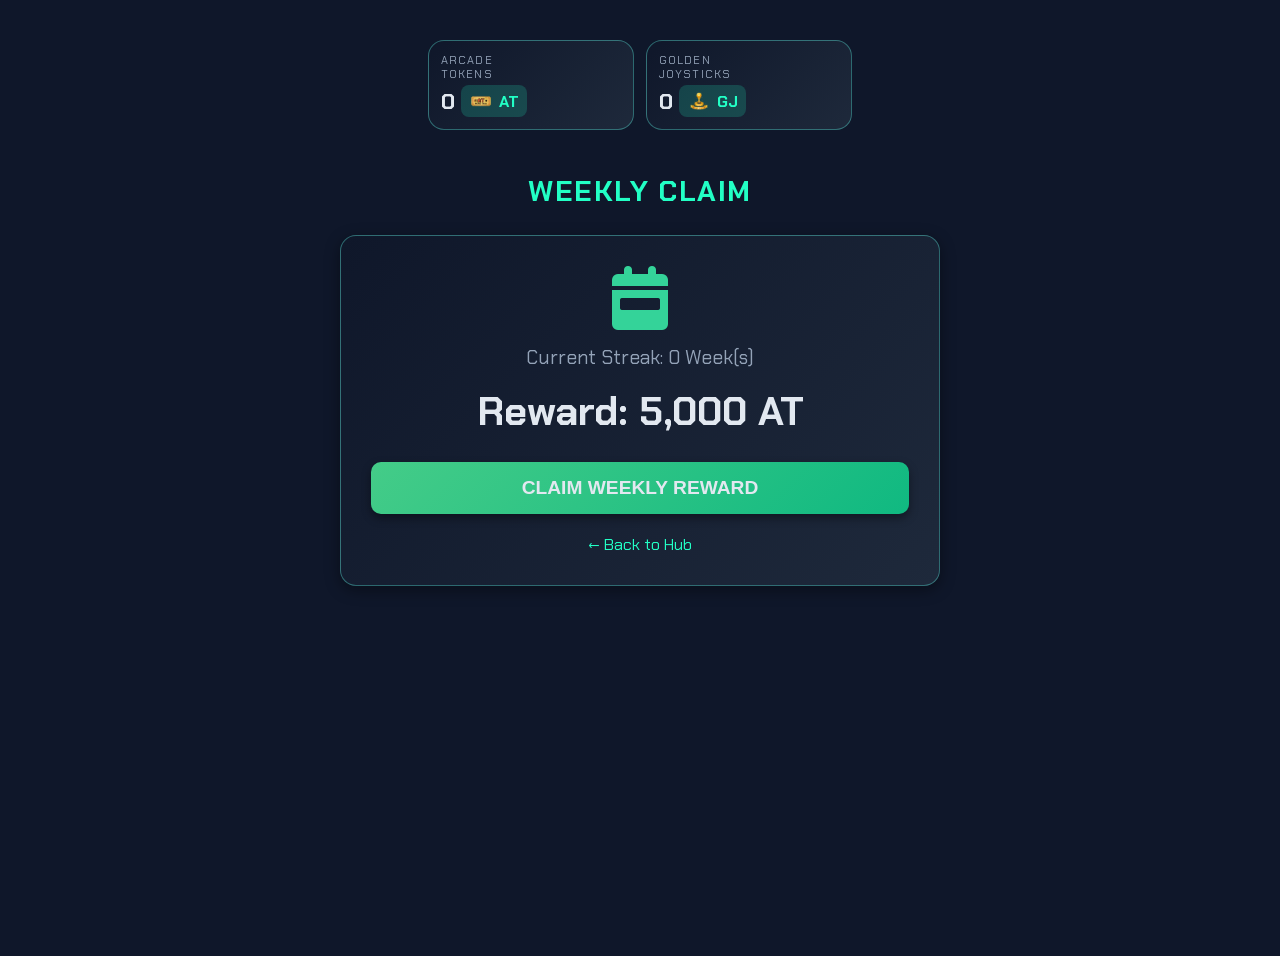
<file: weekly.html>
<!DOCTYPE html>
<html lang="en">
<head>
    <meta charset="UTF-8">
    <title>Dank Arcade Hub - Weekly Claim</title>
    <meta name="viewport" content="width=device-width, initial-scale=1.0, maximum-scale=1.0, user-scalable=no">
    <link rel="preconnect" href="https://fonts.googleapis.com">
    <link rel="preconnect" href="https://fonts.gstatic.com" crossorigin>
    <link href="https://fonts.googleapis.com/css2?family=Chakra+Petch:wght@400;600;700&display=swap" rel="stylesheet">
    <link href="https://cdnjs.cloudflare.com/ajax/libs/font-awesome/6.4.0/css/all.min.css" rel="stylesheet">
    <style>
        /* BASE THEME VARIABLES AND STYLES (MATCHING HUB) */
        :root {
            --panel-gradient: linear-gradient(135deg, #0f172a 0%, #1e293b 100%);
            --popup-bg: #1e293b;
            --accent: #22ffc5;
            --text-primary: #e2e8f0;
            --text-secondary: #94a3b8;
            --border-glow: rgba(98, 255, 237, 0.35);
            --shadow: 0 4px 15px rgba(0, 0, 0, 0.4);
            --button-gradient-weekly: linear-gradient(135deg, #44cc88 0%, #10b981 100%); /* Green gradient for weekly */
            --button-gradient-weekly-disabled: linear-gradient(135deg, #3d4f66 0%, #2f3d52 100%);
            --border-radius: 16px;
        }

        body {
            background-color: #0f172a; 
            color: var(--text-primary);
            font-family: 'Chakra Petch', sans-serif;
            min-height: 100vh;
            padding: 20px;
        }

        .container {
            max-width: 600px;
            margin: 0 auto;
        }

        /* --- Header/Balance UI (Matching Hub) --- */
        .balance-bar { display: flex; align-items: center; justify-content: center; padding: 12px 16px; gap: 12px; position: relative; margin-bottom: 30px; }
        .balance-card { flex: 1; max-width: 180px; position: relative; cursor: pointer; padding: 12px; border-radius: 16px; background: var(--panel-gradient); border: 1px solid var(--border-glow); transition: transform 0.2s ease; z-index: 10; }
        .balance-card:hover { transform: translateY(-2px); }
        .balance-label { font-size: 0.7rem; text-transform: uppercase; letter-spacing: 0.1em; color: var(--text-secondary); margin-bottom: 4px; }
        .balance-amount { font-size: 1.4rem; font-weight: 700; color: var(--text-primary); display: flex; align-items: center; gap: 6px; }
        .currency-symbol { font-size: 1rem; padding: 4px 8px; border-radius: 8px; background: rgba(34, 255, 197, 0.18); color: var(--accent); display: inline-flex; align-items: center; gap: 6px; }
        .currency-icon { width: 24px; height: 24px; }
        .balance-popup { position: absolute; top: 100%; left: 50%; transform: translateX(-50%) translateY(8px); background: var(--popup-bg); padding: 12px 16px; border-radius: 12px; border: 1px solid var(--border-glow); box-shadow: 0 6px 15px rgba(0, 0, 0, 0.7); opacity: 0; visibility: hidden; transition: opacity 0.2s ease, visibility 0.2s ease; z-index: 1000; white-space: nowrap; color: var(--text-primary); min-width: 150px; text-align: center; }
        .balance-popup::before { content: ''; position: absolute; top: -6px; left: 50%; transform: translateX(-50%) rotate(45deg); width: 12px; height: 12px; background: var(--popup-bg); border-left: 1px solid var(--border-glow); border-top: 1px solid var(--border-glow); z-index: 1001; }
        .balance-card.active .balance-popup { opacity: 1; visibility: visible; }
        .balance-popup .balance-amount { display: inline-flex; justify-content: center; align-items: center; width: 100%; }

        .section-title { font-size: 1.8rem; font-weight: 700; color: var(--accent); text-align: center; text-transform: uppercase; letter-spacing: 0.05em; margin-bottom: 25px; }

        /* --- Weekly Page Specific Styles --- */
        .weekly-card { background: var(--panel-gradient); border-radius: var(--border-radius); padding: 30px; border: 1px solid var(--border-glow); box-shadow: var(--shadow); text-align: center; }
        .weekly-icon { font-size: 4rem; color: #34d399; margin-bottom: 15px; }
        .weekly-streak { font-size: 1.2rem; color: var(--text-secondary); margin-bottom: 15px; }
        .weekly-reward { font-size: 2.5rem; font-weight: 700; color: var(--text-primary); margin-bottom: 25px; }
        .weekly-button { display: block; width: 100%; padding: 15px 20px; border: none; border-radius: 10px; font-size: 1.2rem; font-weight: 700; text-transform: uppercase; cursor: pointer; transition: background 0.3s ease, transform 0.1s ease; color: var(--text-primary); background: var(--button-gradient-weekly); box-shadow: 0 4px 10px rgba(0, 0, 0, 0.4); }
        .weekly-button:hover:not(:disabled) { transform: translateY(-2px); box-shadow: 0 6px 15px rgba(0, 0, 0, 0.5); }
        .weekly-button:active:not(:disabled) { transform: translateY(0); }
        .weekly-button:disabled { background: var(--button-gradient-weekly-disabled); cursor: not-allowed; opacity: 0.7; }
        .weekly-timer { font-size: 1.2rem; color: #ef4444; margin-top: 20px; font-weight: 600; }
        .toast { position: fixed; bottom: 20px; left: 50%; transform: translateX(-50%); background: var(--popup-bg); color: var(--text-primary); padding: 10px 20px; border-radius: 8px; box-shadow: 0 4px 10px rgba(0, 0, 0, 0.5); opacity: 0; transition: opacity 0.3s ease; z-index: 9999; pointer-events: none; border: 1px solid var(--border-glow); }
        .toast.show { opacity: 1; }

        /* --- ANIMATION & TRANSITION STYLES --- */
        html, body {
            overscroll-behavior: none;
            -ms-overflow-style: none; /* IE and Edge */
            scrollbar-width: none; /* Firefox */
        }
        body::-webkit-scrollbar {
            display: none; /* Chrome, Safari, and Opera */
        }
        body {
            -webkit-user-select: none; /* Safari */
            -ms-user-select: none; /* IE 10+ and Edge */
            user-select: none; /* Standard syntax */
            -webkit-tap-highlight-color: transparent;
            touch-action: manipulation;
        }
        #loading-overlay {
            position: fixed;
            top: 0;
            left: 0;
            width: 100%;
            height: 100%;
            background-color: rgba(15, 23, 42, 0.9);
            display: flex;
            justify-content: center;
            align-items: center;
            z-index: 10000;
            opacity: 0;
            visibility: hidden;
            transition: opacity 0.3s ease, visibility 0.3s ease;
        }
        #loading-overlay.visible {
            opacity: 1;
            visibility: visible;
        }
        .spinner {
            width: 60px;
            height: 60px;
            border: 5px solid var(--border-glow);
            border-top-color: var(--accent);
            border-radius: 50%;
            animation: spin 1s linear infinite;
        }
        @keyframes spin {
            to { transform: rotate(360deg); }
        }
        #body-wrapper {
            opacity: 1;
            transition: opacity 0.4s ease-in-out;
        }
        #body-wrapper.fade-out {
            opacity: 0;
        }
        /* 3D Button Click Animation */
        .command-button, .balance-card, .weekly-button {
            transform-style: preserve-3d;
            transition: transform 0.15s ease-out, box-shadow 0.15s ease-out !important;
        }
        .command-button:active, .balance-card:active, .weekly-button:active {
            transform: perspective(800px) translateZ(20px);
            box-shadow: 0 2px 5px rgba(0,0,0,0.6);
        }
    </style>
</head>
<body>
    <div id="loading-overlay">
        <div class="spinner"></div>
    </div>
    <div id="body-wrapper">
        <div class="container">
            <!-- HEADER/BALANCE BAR -->
            <header>
                <div class="balance-bar">
                    <div class="balance-card" id="at-card">
                        <div class="balance-label">Arcade<br>Tokens</div>
                        <div class="balance-amount">
                            <span class="abbreviated">0.00</span>
                            <span class="currency-symbol">
                            <img src="images/AT.png" alt="AT" class="currency-icon">
                            AT
                        </span>
                        </div>
                        <div class="balance-popup">
                            <div class="balance-label">Full Balance</div>
                            <div class="balance-amount">
                                <span class="full">0</span>
                                <span class="currency-symbol">
                                <img src="images/AT.png" alt="AT" class="currency-icon">
                                AT
                            </span>
                            </div>
                        </div>
                    </div>

                    <div class="balance-card" id="gj-card">
                        <div class="balance-label">Golden<br>Joysticks</div>
                        <div class="balance-amount">
                            <span class="abbreviated">0.00</span>
                            <span class="currency-symbol">
                            <img src="images/GJ.png" alt="GJ" class="currency-icon">
                            GJ
                        </span>
                        </div>
                        <div class="balance-popup">
                            <div class="balance-label">Full Balance</div>
                            <div class="balance-amount">
                                <span class="full">0</span>
                                <span class="currency-symbol">
                                <img src="images/GJ.png" alt="GJ" class="currency-icon">
                                GJ
                            </span>
                            </div>
                        </div>
                    </div>
                </div>
            </header>

            <!-- WEEKLY CLAIM CARD -->
            <h2 class="section-title">Weekly Claim</h2>
            <div class="weekly-card">
                <i class="fa-solid fa-calendar-week weekly-icon"></i>
                <div id="weeklyStreak" class="weekly-streak">Current Streak: 0 Week(s)</div>
                <div id="weeklyReward" class="weekly-reward">Reward: 5,000 AT</div>

                <button id="claimButton" class="weekly-button" disabled>
                    Claim Weekly Reward
                </button>

                <div id="timer" class="weekly-timer" style="display: none;">
                    Next claim in: --:--:--
                </div>
                <a href="index.html" style="display: block; margin-top: 20px; color: var(--accent); text-decoration: none;">&larr; Back to Hub</a>
            </div>
        </div>

        <!-- Toast for Notifications -->
        <div id="toast" class="toast"></div>
    </div>

    <script>
        // --- IndexedDB Wrapper Class (REPLICATED from Hub) ---
        class UserDB {
            constructor() { this.dbName = 'DankArcadeHubDB'; this.storeName = 'userData'; this.db = null; }
            async open() { return new Promise((resolve, reject) => { if (this.db) { resolve(this.db); return; } const request = indexedDB.open(this.dbName, 1); request.onupgradeneeded = (event) => { const db = event.target.result; if (!db.objectStoreNames.contains(this.storeName)) { db.createObjectStore(this.storeName); } }; request.onsuccess = (event) => { this.db = event.target.result; resolve(this.db); }; request.onerror = (event) => { console.error("IndexedDB error:", event.target.errorCode); reject(new Error("Failed to open IndexedDB")); }; }); }
            async get(key) { const db = await this.open(); return new Promise((resolve, reject) => { const transaction = db.transaction(this.storeName, 'readonly'); const store = transaction.objectStore(this.storeName); const request = store.get(key); request.onsuccess = () => resolve(request.result); request.onerror = () => reject(request.error); }); }
            async set(key, value) { const db = await this.open(); return new Promise((resolve, reject) => { const transaction = db.transaction(this.storeName, 'readwrite'); const store = transaction.objectStore(this.storeName); const request = store.put(value, key); request.onsuccess = () => resolve(request.result); request.onerror = () => reject(request.error); }); }
        }

        const userDB = new UserDB();
        const ONE_WEEK = 7 * 24 * 60 * 60 * 1000;
        const TWO_WEEKS = 2 * ONE_WEEK;
        const BASE_REWARD = 5000;
        const STREAK_BONUS = 500;
        const LAST_CLAIM_KEY = 'lastWeeklyClaim';
        const STREAK_KEY = 'weeklyStreak';
        let timerInterval;

        // --- Core Application Logic (REPLICATED & MODIFIED) ---
        function formatNumber(num) { if (num < 1000) return num.toLocaleString(undefined, { maximumFractionDigits: 0 }); if (num >= 1e12) return (num / 1e12).toFixed(2) + 't'; if (num >= 1e9) return (num / 1e9).toFixed(2) + 'b'; if (num >= 1e6) return (num / 1e6).toFixed(2) + 'm'; if (num >= 1e3) return (num / 1e3).toFixed(2) + 'k'; return num.toString(); }
        function showToast(message, duration = 3000) { const toast = document.getElementById('toast'); if(toast) { toast.textContent = message; toast.classList.add('show'); setTimeout(() => { toast.classList.remove('show'); }, duration); } }

        async function getUserData() {
            const defaultData = { arcadeTokens: 0, goldenJoysticks: 0, lastWeeklyClaim: 0, weeklyStreak: 0 };
            try {
                let data = await userDB.get('user');
                if (!data) { data = defaultData; await userDB.set('user', data); }
                data.weeklyStreak = data.weeklyStreak || 0;
                data.lastWeeklyClaim = data.lastWeeklyClaim || 0;
                return data;
            } catch (e) { console.error("Error retrieving user data:", e); return defaultData; }
        }

        async function saveUserData(data) { try { await userDB.set('user', data); } catch (e) { console.error("Error saving user data:", e); showToast("Error saving data!", 5000); } }

        async function updateBalances() {
            const data = await getUserData();
            const atAbbr = document.querySelector('#at-card .abbreviated');
            const atFull = document.querySelector('#at-card .full');
            const gjAbbr = document.querySelector('#gj-card .abbreviated');
            const gjFull = document.querySelector('#gj-card .full');
            if(atAbbr) atAbbr.textContent = formatNumber(data.arcadeTokens);
            if(atFull) atFull.textContent = data.arcadeTokens.toLocaleString();
            if(gjAbbr) gjAbbr.textContent = formatNumber(data.goldenJoysticks);
            if(gjFull) gjFull.textContent = data.goldenJoysticks.toLocaleString();
            return data;
        }

        // --- Weekly Functionality ---
        function calculateReward(streak) { return BASE_REWARD + (streak * STREAK_BONUS); }
        function formatTime(ms) {
            const totalSeconds = Math.floor(ms / 1000);
            const totalMinutes = Math.floor(totalSeconds / 60);
            const totalHours = Math.floor(totalMinutes / 60);
            const days = Math.floor(totalHours / 24);
            const hours = totalHours % 24;
            const minutes = totalMinutes % 60;
            const seconds = totalSeconds % 60;
            const pad = (num) => String(num).padStart(2, '0');
            return `${days}d ${pad(hours)}h ${pad(minutes)}m ${pad(seconds)}s`;
        }

        async function checkWeeklyStatus() {
            const data = await updateBalances();
            const now = Date.now();
            const claimButton = document.getElementById('claimButton');
            const timerDiv = document.getElementById('timer');
            const rewardDiv = document.getElementById('weeklyReward');
            const streakDiv = document.getElementById('weeklyStreak');

            if(!claimButton || !timerDiv || !rewardDiv || !streakDiv) return;

            const lastClaim = data[LAST_CLAIM_KEY] || 0;
            let currentStreak = data[STREAK_KEY] || 0;

            if (lastClaim !== 0 && now - lastClaim > TWO_WEEKS) {
                currentStreak = 0;
                data[STREAK_KEY] = 0;
                await saveUserData(data);
                showToast("Your weekly streak was lost!", 5000);
            }

            const reward = calculateReward(currentStreak);
            streakDiv.textContent = `Current Streak: ${currentStreak} Week(s)`;
            rewardDiv.textContent = `Reward: ${reward.toLocaleString()} AT`;

            if (now - lastClaim >= ONE_WEEK) {
                claimButton.disabled = false;
                claimButton.textContent = "Claim Weekly Reward";
                timerDiv.style.display = 'none';
                if (lastClaim !== 0 && now - lastClaim < TWO_WEEKS) {
                    const nextReward = calculateReward(currentStreak + 1);
                    rewardDiv.textContent = `Next Reward: ${nextReward.toLocaleString()} AT`;
                } else {
                    rewardDiv.textContent = `Reward: ${reward.toLocaleString()} AT`;
                }
            } else {
                claimButton.disabled = true;
                claimButton.textContent = "Claim Not Yet Available";
                timerDiv.style.display = 'block';
                clearInterval(timerInterval);
                const updateTimer = () => {
                    const remaining = ONE_WEEK - (Date.now() - lastClaim);
                    if (remaining <= 0) {
                        clearInterval(timerInterval);
                        checkWeeklyStatus();
                        return;
                    }
                    timerDiv.textContent = `Next claim in: ${formatTime(remaining)}`;
                };
                updateTimer();
                timerInterval = setInterval(updateTimer, 1000);
            }
        }

        async function handleClaim() {
            const data = await getUserData();
            const now = Date.now();

            if (now - data[LAST_CLAIM_KEY] >= ONE_WEEK) {
                const lastClaim = data[LAST_CLAIM_KEY] || 0;
                let currentStreak = data[STREAK_KEY] || 0;
                if (lastClaim !== 0 && now - lastClaim < TWO_WEEKS) {
                    currentStreak += 1;
                } else {
                    currentStreak = 1;
                }
                const reward = calculateReward(currentStreak);
                data.arcadeTokens += reward;
                data[LAST_CLAIM_KEY] = now;
                data[STREAK_KEY] = currentStreak;
                await saveUserData(data);
                showToast(`SUCCESS! Claimed ${reward.toLocaleString()} AT. Weekly Streak: ${currentStreak} Week(s)!`);
                checkWeeklyStatus();
            } else {
                showToast("Not yet available. Please wait.", 3000);
            }
        }

        function setupBalanceCards() {
            const cards = document.querySelectorAll('.balance-card');
            cards.forEach(card => { card.addEventListener('click', function(e) { cards.forEach(c => { if (c !== card) c.classList.remove('active'); }); this.classList.toggle('active'); }); });
            document.addEventListener('click', function(e) { if (!e.target.closest('.balance-card')) { cards.forEach(card => card.classList.remove('active')); } });
        }

        // --- ANIMATION & TRANSITION SCRIPT ---
        function handleNavigation(event) {
            const link = event.currentTarget;
            const url = new URL(link.href, window.location.origin);
            if (url.origin !== window.location.origin || link.target === '_blank' || event.ctrlKey || event.metaKey) return;
            event.preventDefault();
            const bodyWrapper = document.getElementById('body-wrapper');
            const loadingOverlay = document.getElementById('loading-overlay');
            bodyWrapper.classList.add('fade-out');
            setTimeout(() => { loadingOverlay.classList.add('visible'); }, 200);
            fetch(url.href)
                .then(response => response.text())
                .then(html => {
                    const parser = new DOMParser();
                    const doc = parser.parseFromString(html, 'text/html');
                    const newBodyWrapper = doc.getElementById('body-wrapper');
                    const newTitle = doc.querySelector('title').innerText;
                    setTimeout(() => {
                        bodyWrapper.innerHTML = newBodyWrapper.innerHTML;
                        document.title = newTitle;
                        history.pushState({}, newTitle, url.href);
                        const newMainScript = Array.from(doc.querySelectorAll('script')).find(s => s.innerText.includes('new UserDB'));
                        if (newMainScript) {
                           eval(newMainScript.innerText);
                        }
                        loadingOverlay.classList.remove('visible');
                        setTimeout(() => { bodyWrapper.classList.remove('fade-out'); }, 50);
                    }, 1200);
                })
                .catch(err => {
                    console.error('Failed to load page: ', err);
                    window.location.href = url.href;
                });
        }

        function attachNavigationHandlers() {
            document.querySelectorAll('a[href]').forEach(link => {
                const url = new URL(link.href, window.location.origin);
                if (url.origin === window.location.origin && !link.href.endsWith('#')) {
                    link.removeEventListener('click', handleNavigation);
                    link.addEventListener('click', handleNavigation);
                }
            });
        }

        // --- Initialization ---
        function initializePage() {
            userDB.open().then(() => {
                checkWeeklyStatus();
            }).catch(e => {
                console.error("DB Initialization Failed:", e);
                showToast("Failed to load user data from storage!", 8000);
            });
            const claimButton = document.getElementById('claimButton');
            if(claimButton) claimButton.addEventListener('click', handleClaim);
            setupBalanceCards();
            attachNavigationHandlers();
            setInterval(updateBalances, 30000);
        }

        document.addEventListener('DOMContentLoaded', initializePage);
    </script>
</body>
</html>
</file>
